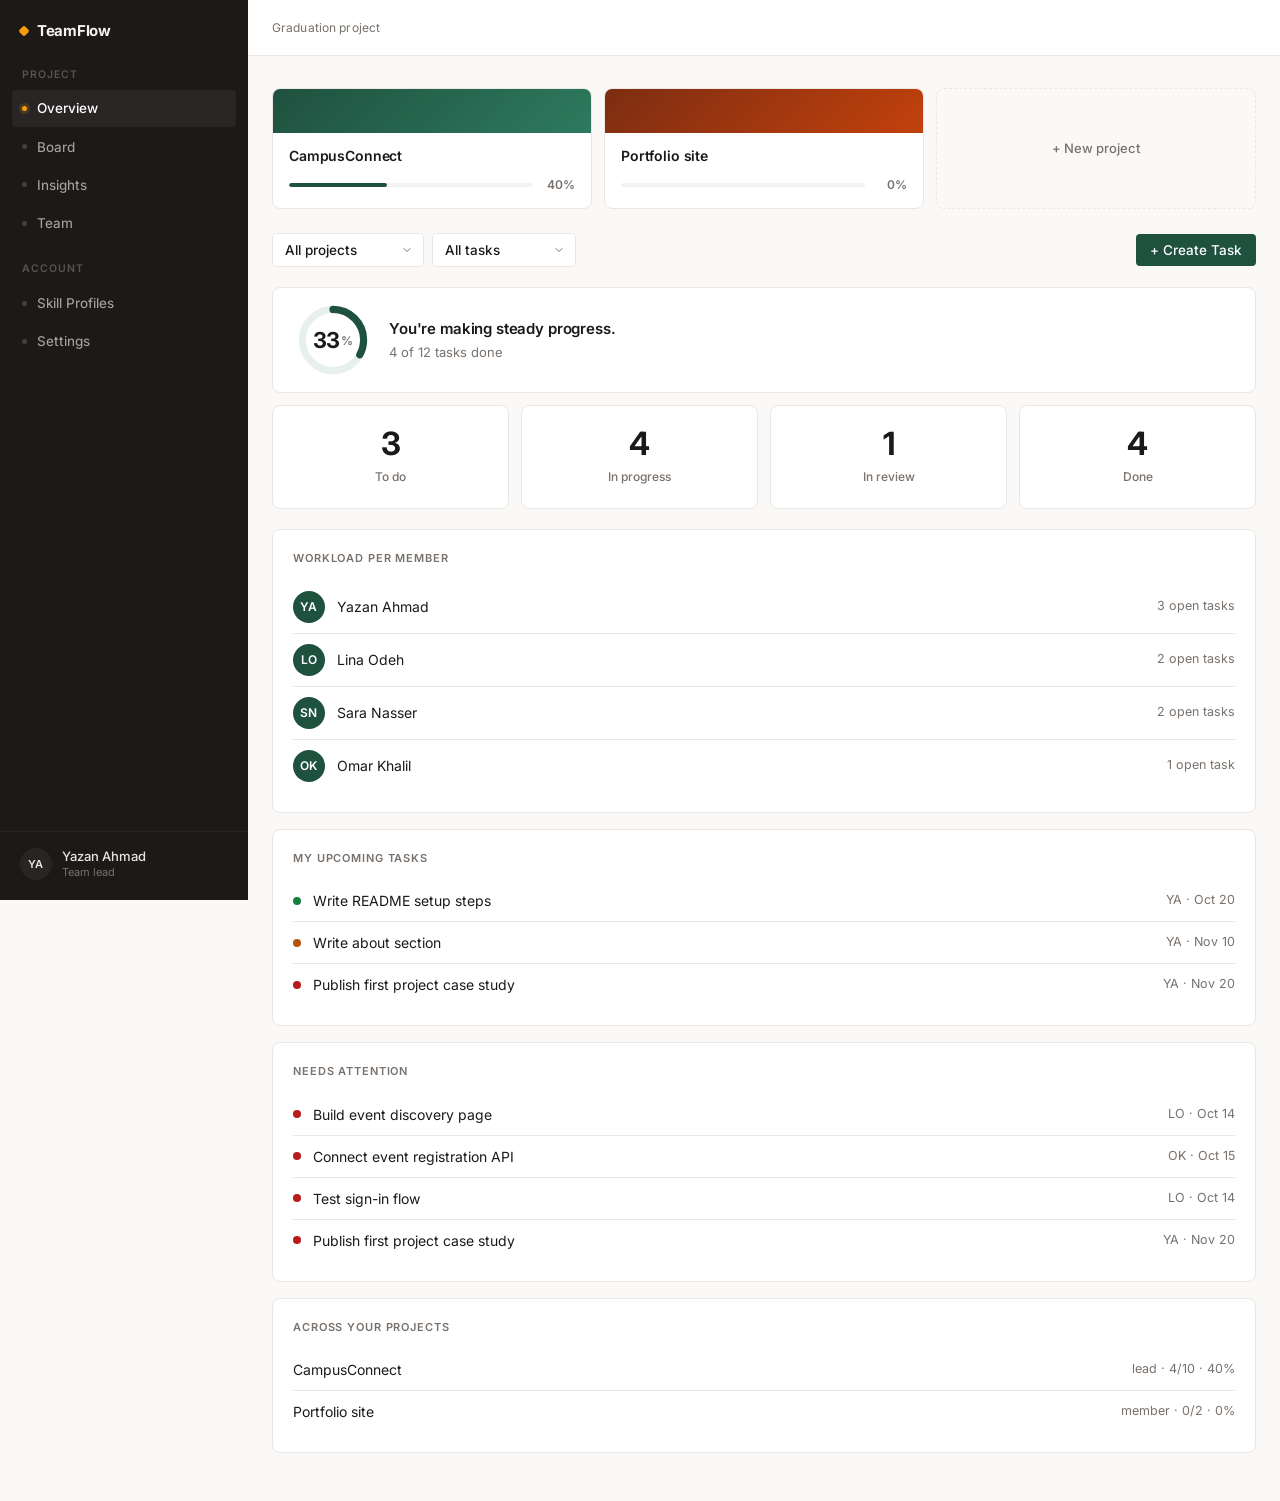
<file: index.html>
<!DOCTYPE html>
<html lang="en">
<head>
  <meta charset="UTF-8">
  <meta name="viewport" content="width=device-width, initial-scale=1.0">
  <title>TeamFlow — Overview</title>
  <link rel="preconnect" href="https://fonts.googleapis.com">
  <link rel="preconnect" href="https://fonts.gstatic.com" crossorigin>
  <link href="https://fonts.googleapis.com/css2?family=Inter:wght@400;500;600;700&display=swap" rel="stylesheet">
  <link rel="stylesheet" href="assets/css/styles.css">
</head>
<body>

  <aside class="sidebar" id="sidebar">
    <div class="sidebar-brand">
      <span class="brand-mark"></span>
      <span>TeamFlow</span>
    </div>

    <nav class="sidebar-nav">
      <div class="nav-group">
        <div class="nav-group-label">Project</div>
        <a href="index.html" class="nav-link active">
          <span class="nav-dot"></span> Overview
        </a>
        <a href="tasks.html" class="nav-link">
          <span class="nav-dot"></span> Board
        </a>
        <a href="insights.html" class="nav-link">
          <span class="nav-dot"></span> Insights
        </a>
        <a href="#" class="nav-link">
          <span class="nav-dot"></span> Team
        </a>
      </div>

      <div class="nav-group">
        <div class="nav-group-label">Account</div>
        <a href="#" class="nav-link">
          <span class="nav-dot"></span> Skill Profiles
        </a>
        <a href="#" class="nav-link">
          <span class="nav-dot"></span> Settings
        </a>
      </div>
    </nav>

    <div class="sidebar-foot">
      <div class="avatar">YA</div>
      <div class="sidebar-user">
        <div class="sidebar-user-name">Yazan Ahmad</div>
        <div class="sidebar-user-role">Team lead</div>
      </div>
    </div>
  </aside>

  <div class="main">
    <header class="topbar">
      <button class="menu-btn" id="menuBtn">☰</button>
      <div class="crumb">Graduation project</div>
    </header>

    <main class="content">

      <!-- Project cover -->
      <div class="project-cover" id="projectCover" data-slug="forest">
        <div class="cover-inner">
          <div class="cover-text">
            <h1 class="cover-title" id="coverTitle">CampusConnect</h1>
            <div class="cover-meta">
              <span id="coverDeadline">Due Nov 06, 2026</span>
              <span class="cover-dot">·</span>
              <span id="coverProgressLabel">42% complete</span>
            </div>
          </div>
          <div class="cover-progress">
            <div class="cover-progress-fill" id="coverProgressFill" style="width:42%"></div>
          </div>
        </div>
      </div>
      <!-- Project strip — shown when no project is scoped -->
      <div class="project-strip" id="projectStrip" hidden></div>
      <!-- Scope bar -->
      <div class="scope-bar">
        <select id="projectFilter">
          <option value="">All projects</option>
        </select>
        <select id="roleFilter">
          <option value="all">All tasks</option>
          <option value="assigned">Assigned to me</option>
        </select>
        <button class="btn-primary" id="createBtn" data-lead-only>+ Create Task</button>
      </div>

      <!-- Status counts -->
      <!-- Progress banner -->
      <div class="progress-banner">
        <div class="progress-ring-wrap">
          <svg class="ring" viewBox="0 0 80 80" aria-hidden="true">
            <circle class="ring-track" cx="40" cy="40" r="34" />
            <circle class="ring-fill" id="ringFill" cx="40" cy="40" r="34"
                    stroke-dasharray="213.6" stroke-dashoffset="213.6" />
          </svg>
          <div class="ring-center">
            <span class="ring-num" id="ringNum">0</span><span class="ring-pct">%</span>
          </div>
        </div>

        <div class="progress-text">
          <div class="progress-title" id="progressTitle">You're making steady progress.</div>
          <div class="progress-sub" id="progressSub">0 of 0 tasks done</div>
        </div>
      </div>

      <!-- Counters -->
      <div id="summary" class="summary"></div>
      <!-- <div id="summary" class="summary"></div> -->

      <!-- Lead-only: workload -->
      <div class="card" style="margin-bottom:16px" data-lead-only>
        <h3>Workload per member</h3>
        <div id="workload" class="task-list"></div>
      </div>

      <!-- Member-only-ish: my tasks -->
      <div class="card" style="margin-bottom:16px">
        <h3>My upcoming tasks</h3>
        <div id="mine" class="task-list"></div>
      </div>

      <!-- Everyone: needs attention -->
      <div class="card" style="margin-bottom:16px">
        <h3>Needs attention</h3>
        <div id="attention" class="task-list"></div>
      </div>

      <!-- Everyone: per-project summary -->
      <div class="card">
        <h3>Across your projects</h3>
        <div id="acrossProjects" class="task-list"></div>
      </div>

    </main>
  </div>

  <script type="module" src="assets/js/dashboard.js"></script>
</body>
</html>
</file>
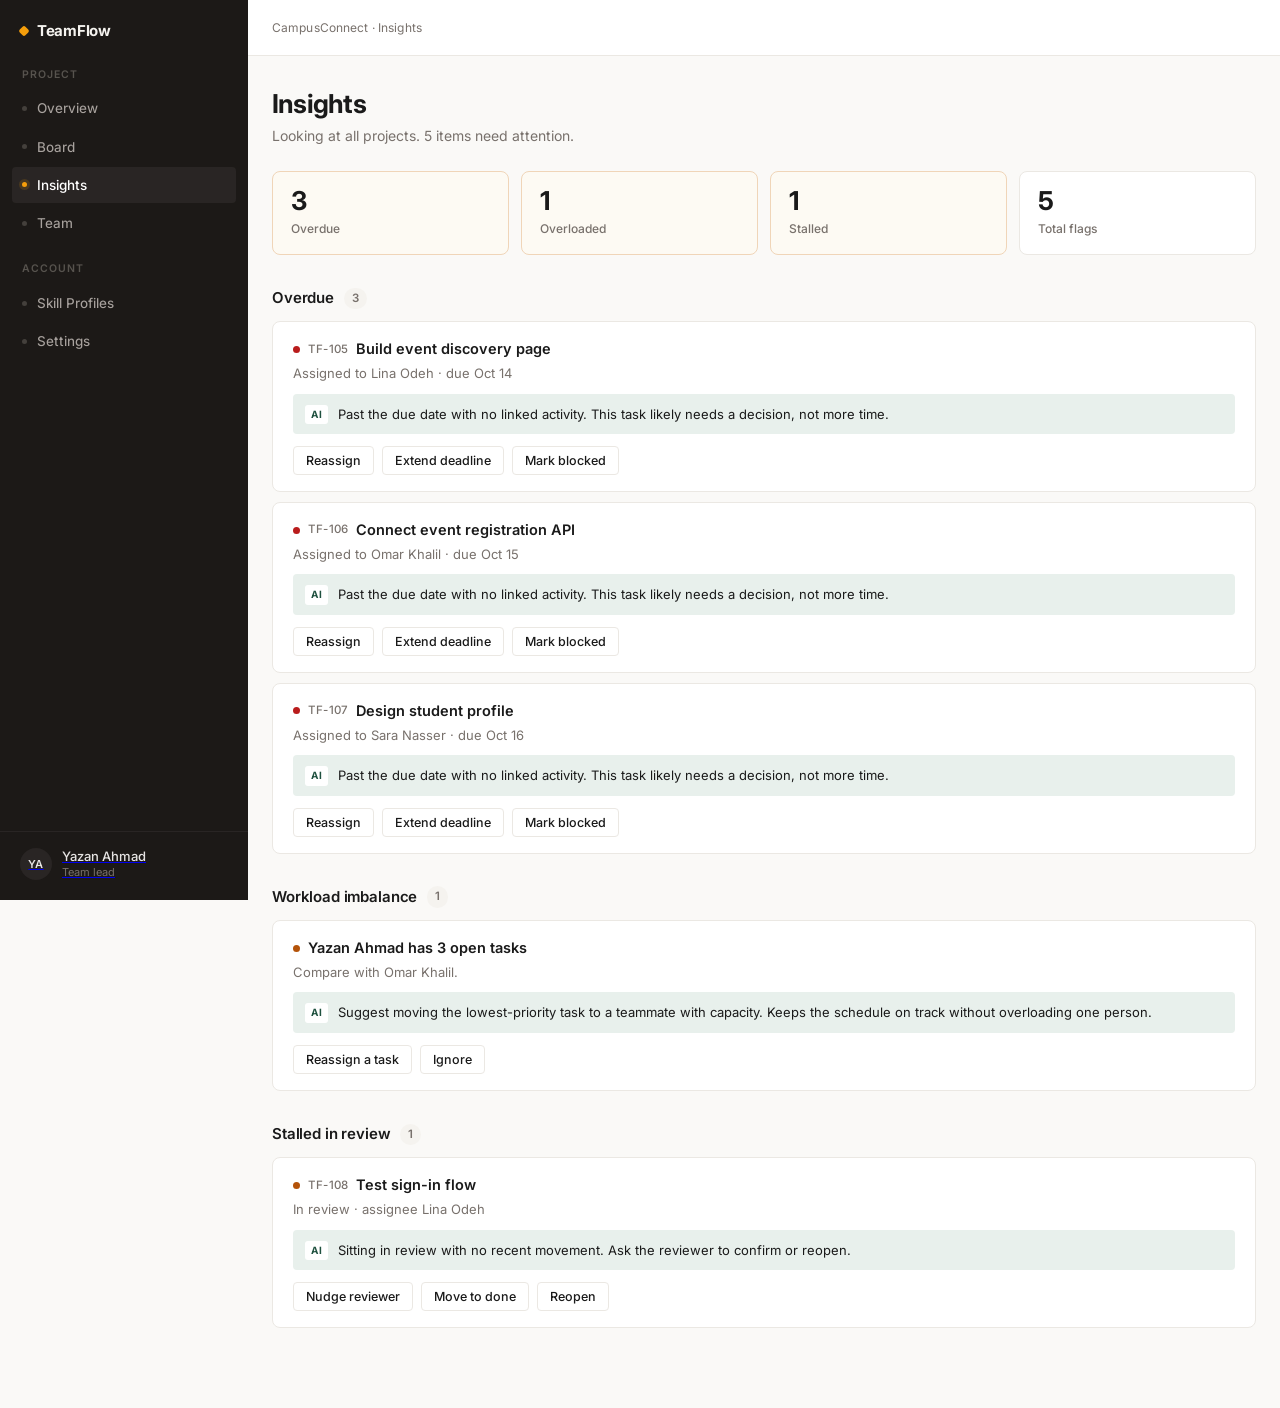
<file: insights.html>
<!DOCTYPE html>
<html lang="en">
<head>
  <meta charset="UTF-8">
  <meta name="viewport" content="width=device-width, initial-scale=1.0">
  <title>TeamFlow — Insights</title>
  <link rel="preconnect" href="https://fonts.googleapis.com">
  <link rel="preconnect" href="https://fonts.gstatic.com" crossorigin>
  <link href="https://fonts.googleapis.com/css2?family=Inter:wght@400;500;600;700&display=swap" rel="stylesheet">
  <link rel="stylesheet" href="assets/css/styles.css">
</head>
<body>

  <aside class="sidebar" id="sidebar">
    <div class="sidebar-brand">
      <span class="brand-mark"></span>
      <span>TeamFlow</span>
    </div>

    <nav class="sidebar-nav">
      <div class="nav-group">
        <div class="nav-group-label">Project</div>
        <a href="index.html" class="nav-link"><span class="nav-dot"></span> Overview</a>
        <a href="tasks.html" class="nav-link"><span class="nav-dot"></span> Board</a>
        <a href="insights.html" class="nav-link active"><span class="nav-dot"></span> Insights</a>
        <a href="team.html" class="nav-link"><span class="nav-dot"></span> Team</a>
      </div>

      <div class="nav-group">
        <div class="nav-group-label">Account</div>
        <a href="skills.html" class="nav-link"><span class="nav-dot"></span> Skill Profiles</a>
        <a href="settings.html" class="nav-link"><span class="nav-dot"></span> Settings</a>
      </div>
    </nav>

    <a href="login.html" class="sidebar-foot">
      <div class="avatar">YA</div>
      <div class="sidebar-user">
        <div class="sidebar-user-name">Yazan Ahmad</div>
        <div class="sidebar-user-role">Team lead</div>
      </div>
    </a>
  </aside>

  <div class="main">
    <header class="topbar">
      <button class="menu-btn" id="menuBtn">☰</button>
      <div class="crumb">CampusConnect · Insights</div>
    </header>

    <main class="content">

      <div class="page-head">
        <h1 class="page-title">Insights</h1>
        <p class="page-sub" id="insightsMeta">Looking at what needs attention this week.</p>
      </div>

      <!-- Summary tiles -->
      <div class="risk-summary" id="riskSummary"></div>

      <!-- Risk sections (rendered by JS) -->
      <div id="riskSections"></div>

      <!-- Empty state if all clear -->
      <div id="allClear" class="all-clear" hidden>
        <div class="all-clear-icon">
          <svg width="28" height="28" viewBox="0 0 24 24" fill="none" stroke="currentColor" stroke-width="1.8" stroke-linecap="round" stroke-linejoin="round">
            <path d="M20 6L9 17l-5-5"/>
          </svg>
        </div>
        <h2>All clear.</h2>
        <p>No overdue tasks, no imbalances, no stalls. Nice work.</p>
      </div>

    </main>
  </div>

  <script type="module" src="assets/js/insights.js"></script>
</body>
</html>
</file>
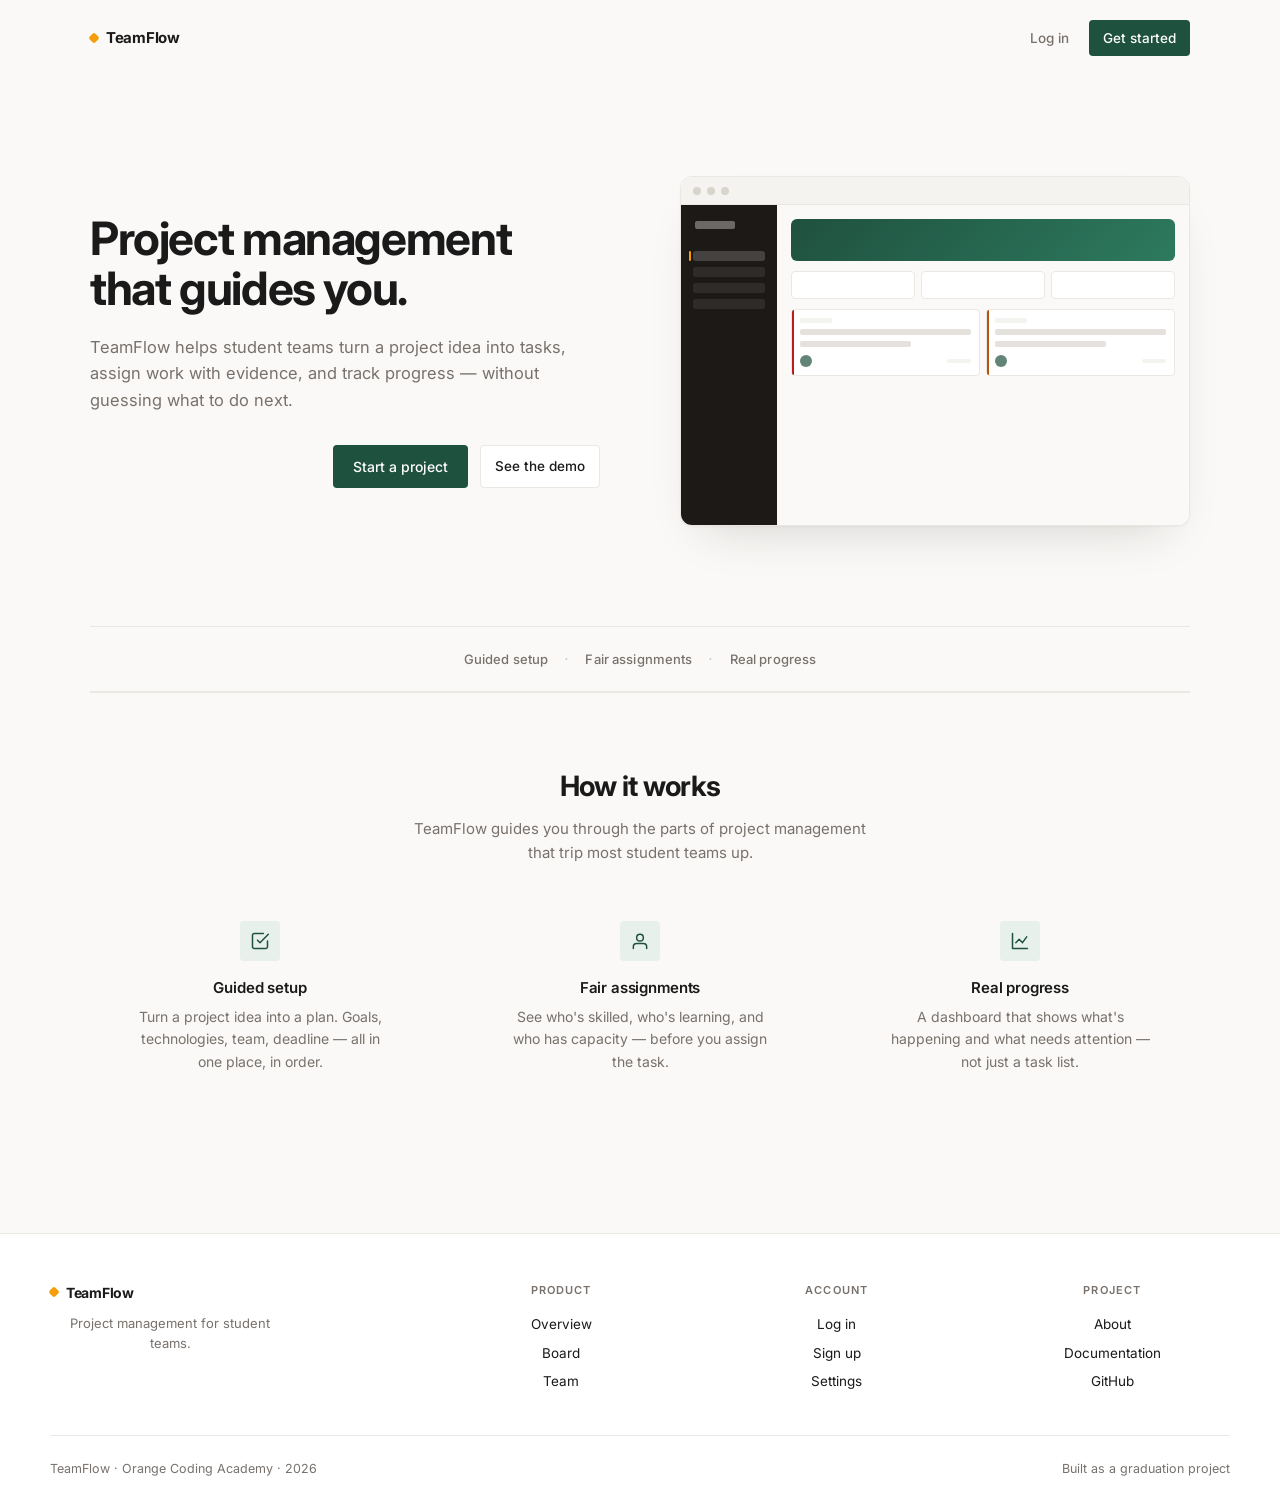
<file: landing.html>
<!DOCTYPE html>
<html lang="en">
<head>
  <meta charset="UTF-8">
  <meta name="viewport" content="width=device-width, initial-scale=1.0">
  <title>TeamFlow — Project management for student teams</title>
  <link rel="preconnect" href="https://fonts.googleapis.com">
  <link rel="preconnect" href="https://fonts.gstatic.com" crossorigin>
  <link href="https://fonts.googleapis.com/css2?family=Inter:wght@400;500;600;700&display=swap" rel="stylesheet">
  <link rel="stylesheet" href="assets/css/styles.css">
</head>
<body class="landing-body">

  <header class="landing-nav">
    <a href="landing.html" class="brand">
      <span class="brand-mark"></span>
      <span>TeamFlow</span>
    </a>
    <nav class="landing-nav-links">
      <a href="login.html" class="nav-plain">Log in</a>
      <a href="signup.html" class="btn-primary">Get started</a>
    </nav>
  </header>

  <main class="landing-main">

    <!-- Hero -->
    <section class="hero">
      <div class="hero-copy">
        <h1 class="hero-title">Project management<br>that guides you.</h1>
        <p class="hero-sub">TeamFlow helps student teams turn a project idea into tasks, assign work with evidence, and track progress — without guessing what to do next.</p>
        <div class="hero-actions">
          <a href="signup.html" class="btn-primary btn-lg">Start a project</a>
          <a href="index.html" class="btn-ghost btn-lg">See the demo</a>
        </div>
      </div>

      <div class="hero-visual">
        <div class="app-mock">
          <div class="mock-topbar">
            <span class="mock-dot"></span>
            <span class="mock-dot"></span>
            <span class="mock-dot"></span>
          </div>
          <div class="mock-body">
            <aside class="mock-side">
              <div class="mock-side-brand"></div>
              <div class="mock-side-item active"></div>
              <div class="mock-side-item"></div>
              <div class="mock-side-item"></div>
              <div class="mock-side-item"></div>
            </aside>
            <div class="mock-main">
              <div class="mock-cover"></div>
              <div class="mock-stats">
                <div class="mock-stat"></div>
                <div class="mock-stat"></div>
                <div class="mock-stat"></div>
              </div>
              <div class="mock-row">
                <div class="mock-task high">
                  <div class="mock-task-id"></div>
                  <div class="mock-task-title"></div>
                  <div class="mock-task-title short"></div>
                  <div class="mock-task-foot">
                    <div class="mock-avatar"></div>
                    <div class="mock-date"></div>
                  </div>
                </div>
                <div class="mock-task med">
                  <div class="mock-task-id"></div>
                  <div class="mock-task-title"></div>
                  <div class="mock-task-title short"></div>
                  <div class="mock-task-foot">
                    <div class="mock-avatar"></div>
                    <div class="mock-date"></div>
                  </div>
                </div>
              </div>
            </div>
          </div>
        </div>
      </div>
    </section>

    <!-- Trust strip -->
    <section class="trust-strip">
      <span>Guided setup</span>
      <span class="trust-dot">·</span>
      <span>Fair assignments</span>
      <span class="trust-dot">·</span>
      <span>Real progress</span>
    </section>

    <!-- How it works -->
    <section class="benefits">
      <div class="section-head">
        <h2 class="section-title">How it works</h2>
        <p class="section-sub">TeamFlow guides you through the parts of project management that trip most student teams up.</p>
      </div>

      <div class="benefit-grid">

        <div class="benefit">
          <div class="benefit-icon">
            <svg width="20" height="20" viewBox="0 0 24 24" fill="none" stroke="currentColor" stroke-width="1.8" stroke-linecap="round" stroke-linejoin="round">
              <path d="M9 11l3 3L22 4"/>
              <path d="M21 12v7a2 2 0 0 1-2 2H5a2 2 0 0 1-2-2V5a2 2 0 0 1 2-2h11"/>
            </svg>
          </div>
          <h3>Guided setup</h3>
          <p>Turn a project idea into a plan. Goals, technologies, team, deadline — all in one place, in order.</p>
        </div>

        <div class="benefit">
          <div class="benefit-icon">
            <svg width="20" height="20" viewBox="0 0 24 24" fill="none" stroke="currentColor" stroke-width="1.8" stroke-linecap="round" stroke-linejoin="round">
              <circle cx="12" cy="8" r="4"/>
              <path d="M4 21v-2a4 4 0 0 1 4-4h8a4 4 0 0 1 4 4v2"/>
            </svg>
          </div>
          <h3>Fair assignments</h3>
          <p>See who's skilled, who's learning, and who has capacity — before you assign the task.</p>
        </div>

        <div class="benefit">
          <div class="benefit-icon">
            <svg width="20" height="20" viewBox="0 0 24 24" fill="none" stroke="currentColor" stroke-width="1.8" stroke-linecap="round" stroke-linejoin="round">
              <path d="M3 3v18h18"/>
              <path d="M7 14l4-4 4 4 5-7"/>
            </svg>
          </div>
          <h3>Real progress</h3>
          <p>A dashboard that shows what's happening and what needs attention — not just a task list.</p>
        </div>

      </div>
    </section>

  </main>

  <footer class="landing-foot">
    <div class="foot-inner">
      <div class="foot-col">
        <div class="brand foot-brand">
          <span class="brand-mark"></span>
          <span>TeamFlow</span>
        </div>
        <p class="foot-tag">Project management for student teams.</p>
      </div>
      <div class="foot-col">
        <div class="foot-label">Product</div>
        <a href="index.html">Overview</a>
        <a href="tasks.html">Board</a>
        <a href="#">Team</a>
      </div>
      <div class="foot-col">
        <div class="foot-label">Account</div>
        <a href="login.html">Log in</a>
        <a href="signup.html">Sign up</a>
        <a href="#">Settings</a>
      </div>
      <div class="foot-col">
        <div class="foot-label">Project</div>
        <a href="#">About</a>
        <a href="#">Documentation</a>
        <a href="#">GitHub</a>
      </div>
    </div>
    <div class="foot-bar">
      <span>TeamFlow · Orange Coding Academy · 2026</span>
      <span>Built as a graduation project</span>
    </div>
  </footer>

</body>
</html>
</file>
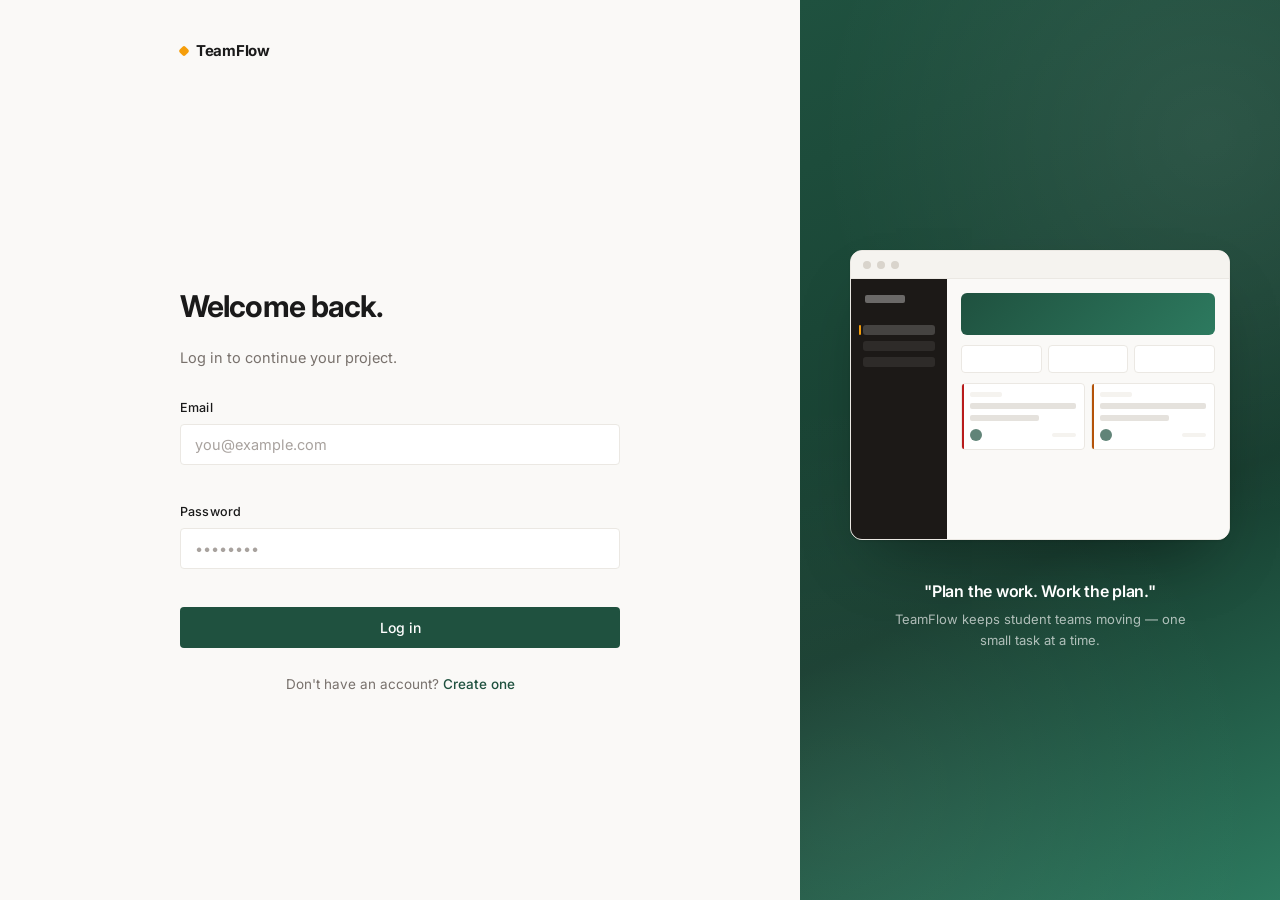
<file: login.html>
<!DOCTYPE html>
<html lang="en">
<head>
  <meta charset="UTF-8">
  <meta name="viewport" content="width=device-width, initial-scale=1.0">
  <title>TeamFlow — Log in</title>
  <link rel="preconnect" href="https://fonts.googleapis.com">
  <link rel="preconnect" href="https://fonts.gstatic.com" crossorigin>
  <link href="https://fonts.googleapis.com/css2?family=Inter:wght@400;500;600;700&display=swap" rel="stylesheet">
  <link rel="stylesheet" href="assets/css/styles.css">
</head>
<body class="auth-body">

  <div class="auth-shell">

    <div class="auth-form-side">
      <a href="landing.html" class="brand auth-brand">
        <span class="brand-mark"></span>
        <span>TeamFlow</span>
      </a>

      <form class="auth-form" id="loginForm" novalidate>
        <h1 class="auth-title">Welcome back.</h1>
        <p class="auth-sub">Log in to continue your project.</p>

        <label class="field">
          <span class="field-label">Email</span>
          <input type="email" name="email" class="field-input" placeholder="you@example.com" required>
          <span class="field-error" data-error-for="email"></span>
        </label>

        <label class="field">
          <span class="field-label">Password</span>
          <input type="password" name="password" class="field-input" placeholder="••••••••" required minlength="8">
          <span class="field-error" data-error-for="password"></span>
        </label>

        <button type="submit" class="btn-primary btn-block">Log in</button>

        <p class="auth-alt">Don't have an account? <a href="signup.html">Create one</a></p>
      </form>
    </div>

    <aside class="auth-art-side">
      <div class="auth-art-mock">
        <div class="app-mock">
          <div class="mock-topbar">
            <span class="mock-dot"></span>
            <span class="mock-dot"></span>
            <span class="mock-dot"></span>
          </div>
          <div class="mock-body">
            <aside class="mock-side">
              <div class="mock-side-brand"></div>
              <div class="mock-side-item active"></div>
              <div class="mock-side-item"></div>
              <div class="mock-side-item"></div>
            </aside>
            <div class="mock-main">
              <div class="mock-cover"></div>
              <div class="mock-stats">
                <div class="mock-stat"></div>
                <div class="mock-stat"></div>
                <div class="mock-stat"></div>
              </div>
              <div class="mock-row">
                <div class="mock-task high">
                  <div class="mock-task-id"></div>
                  <div class="mock-task-title"></div>
                  <div class="mock-task-title short"></div>
                  <div class="mock-task-foot">
                    <div class="mock-avatar"></div>
                    <div class="mock-date"></div>
                  </div>
                </div>
                <div class="mock-task med">
                  <div class="mock-task-id"></div>
                  <div class="mock-task-title"></div>
                  <div class="mock-task-title short"></div>
                  <div class="mock-task-foot">
                    <div class="mock-avatar"></div>
                    <div class="mock-date"></div>
                  </div>
                </div>
              </div>
            </div>
          </div>
        </div>
      </div>

      <div class="auth-art-quote">
        <p class="auth-quote">"Plan the work. Work the plan."</p>
        <p class="auth-quote-sub">TeamFlow keeps student teams moving — one small task at a time.</p>
      </div>
    </aside>

  </div>

  <script type="module" src="assets/js/login.js"></script>
</body>
</html>
</file>
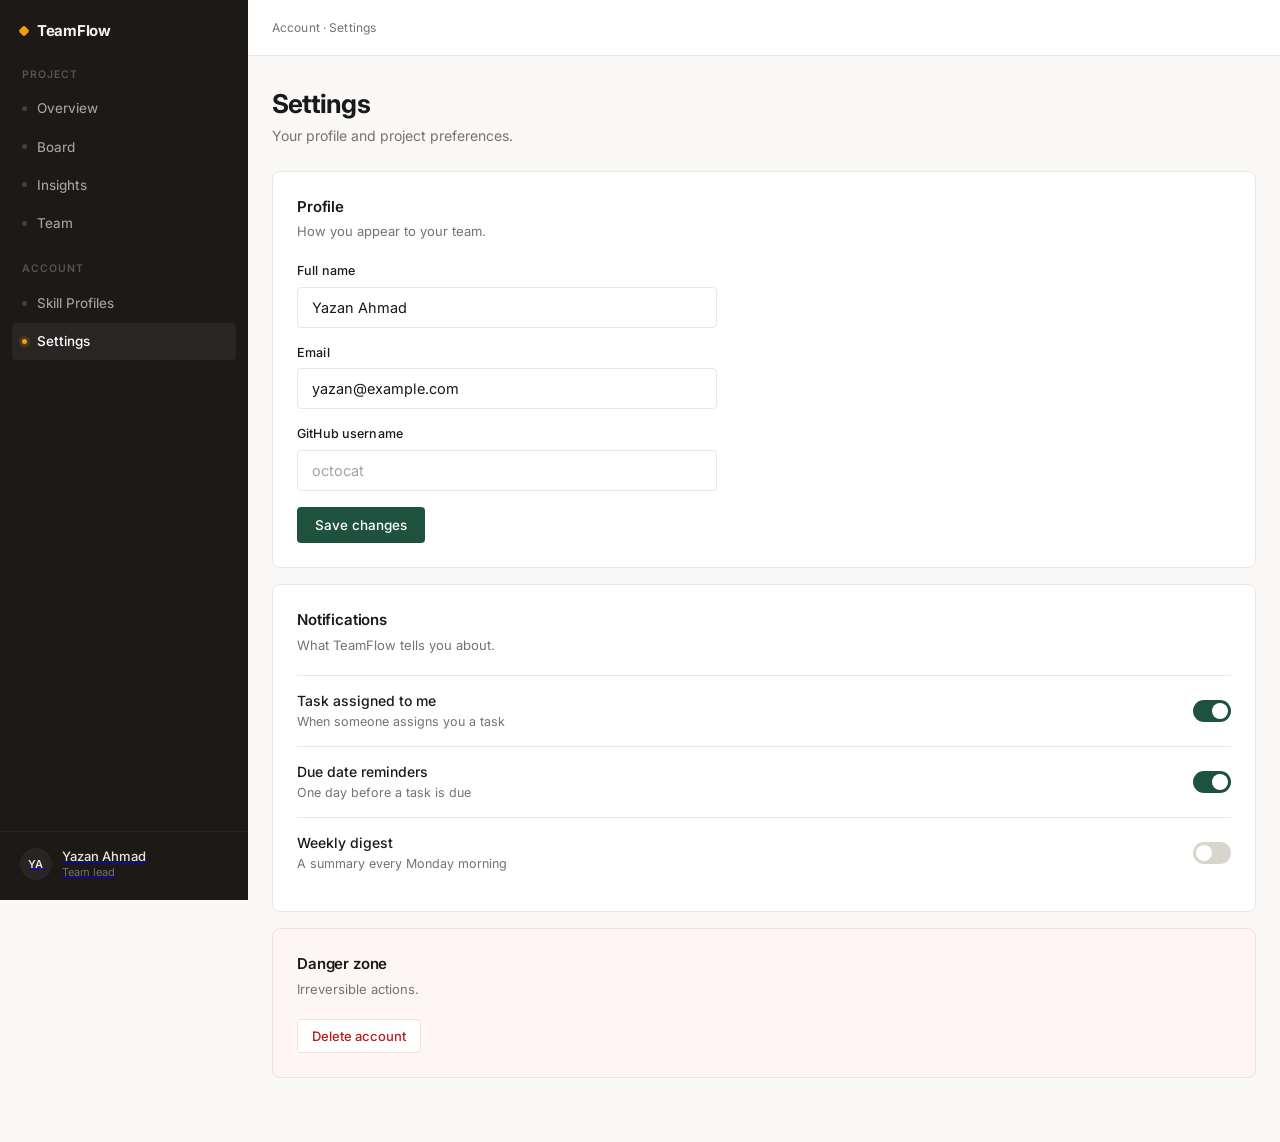
<file: settings.html>
<!DOCTYPE html>
<html lang="en">
<head>
  <meta charset="UTF-8">
  <meta name="viewport" content="width=device-width, initial-scale=1.0">
  <title>TeamFlow — Settings</title>
  <link rel="preconnect" href="https://fonts.googleapis.com">
  <link rel="preconnect" href="https://fonts.gstatic.com" crossorigin>
  <link href="https://fonts.googleapis.com/css2?family=Inter:wght@400;500;600;700&display=swap" rel="stylesheet">
  <link rel="stylesheet" href="assets/css/styles.css">
</head>
<body>

  <aside class="sidebar" id="sidebar">
    <div class="sidebar-brand">
      <span class="brand-mark"></span>
      <span>TeamFlow</span>
    </div>

    <nav class="sidebar-nav">
      <div class="nav-group">
        <div class="nav-group-label">Project</div>
        <a href="index.html" class="nav-link"><span class="nav-dot"></span> Overview</a>
        <a href="tasks.html" class="nav-link"><span class="nav-dot"></span> Board</a>
        <a href="insights.html" class="nav-link"><span class="nav-dot"></span> Insights</a>
        <a href="team.html" class="nav-link"><span class="nav-dot"></span> Team</a>
      </div>

      <div class="nav-group">
        <div class="nav-group-label">Account</div>
        <a href="skills.html" class="nav-link"><span class="nav-dot"></span> Skill Profiles</a>
        <a href="settings.html" class="nav-link active"><span class="nav-dot"></span> Settings</a>
      </div>
    </nav>

    <a href="login.html" class="sidebar-foot">
      <div class="avatar">YA</div>
      <div class="sidebar-user">
        <div class="sidebar-user-name">Yazan Ahmad</div>
        <div class="sidebar-user-role">Team lead</div>
      </div>
    </a>
  </aside>

  <div class="main">
    <header class="topbar">
      <button class="menu-btn" id="menuBtn">☰</button>
      <div class="crumb">Account · Settings</div>
    </header>

    <main class="content">
      <div class="page-head">
        <h1 class="page-title">Settings</h1>
        <p class="page-sub">Your profile and project preferences.</p>
      </div>

      <div class="settings-block">
        <div class="settings-block-head">
          <h3>Profile</h3>
          <p>How you appear to your team.</p>
        </div>
        <form class="settings-form" id="profileForm">
          <label class="field">
            <span class="field-label">Full name</span>
            <input class="field-input" type="text" value="Yazan Ahmad">
          </label>
          <label class="field">
            <span class="field-label">Email</span>
            <input class="field-input" type="email" value="yazan@example.com">
          </label>
          <label class="field">
            <span class="field-label">GitHub username</span>
            <input class="field-input" type="text" placeholder="octocat">
          </label>
          <button type="submit" class="btn-primary">Save changes</button>
        </form>
      </div>

      <div class="settings-block">
        <div class="settings-block-head">
          <h3>Notifications</h3>
          <p>What TeamFlow tells you about.</p>
        </div>
        <div class="toggle-row">
          <div>
            <div class="toggle-title">Task assigned to me</div>
            <div class="toggle-sub">When someone assigns you a task</div>
          </div>
          <label class="toggle"><input type="checkbox" checked><span></span></label>
        </div>
        <div class="toggle-row">
          <div>
            <div class="toggle-title">Due date reminders</div>
            <div class="toggle-sub">One day before a task is due</div>
          </div>
          <label class="toggle"><input type="checkbox" checked><span></span></label>
        </div>
        <div class="toggle-row">
          <div>
            <div class="toggle-title">Weekly digest</div>
            <div class="toggle-sub">A summary every Monday morning</div>
          </div>
          <label class="toggle"><input type="checkbox"><span></span></label>
        </div>
      </div>

      <div class="settings-block danger-zone">
        <div class="settings-block-head">
          <h3>Danger zone</h3>
          <p>Irreversible actions.</p>
        </div>
        <button class="btn-danger">Delete account</button>
      </div>

    </main>
  </div>

  <script type="module" src="assets/js/settings.js"></script>
</body>
</html>
</file>
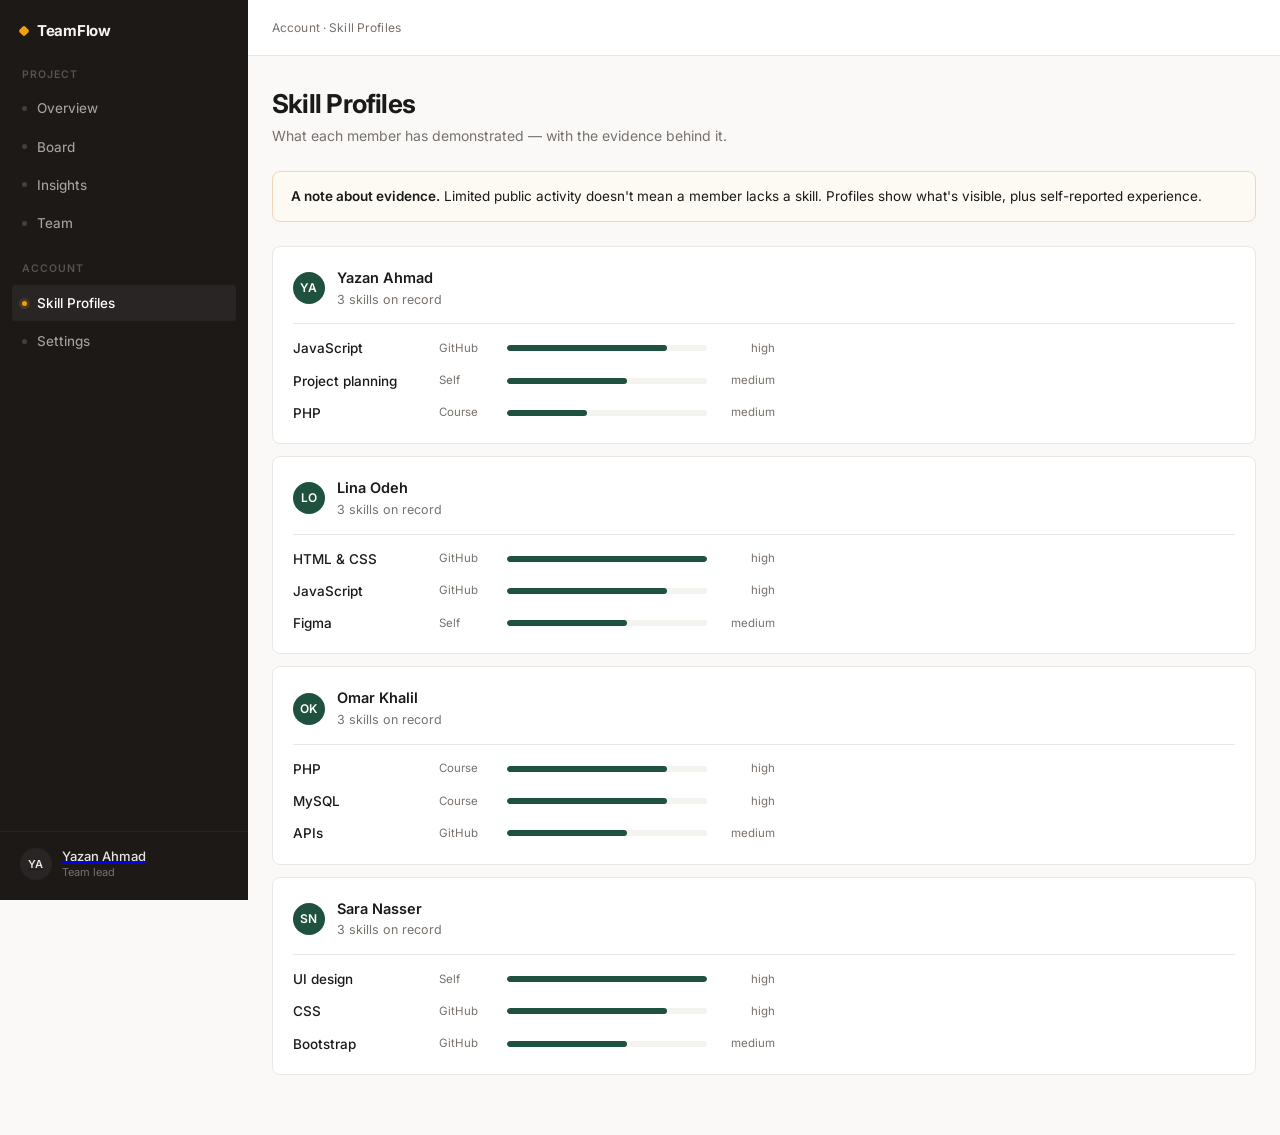
<file: skills.html>
<!DOCTYPE html>
<html lang="en">
<head>
  <meta charset="UTF-8">
  <meta name="viewport" content="width=device-width, initial-scale=1.0">
  <title>TeamFlow — Skill Profiles</title>
  <link rel="preconnect" href="https://fonts.googleapis.com">
  <link rel="preconnect" href="https://fonts.gstatic.com" crossorigin>
  <link href="https://fonts.googleapis.com/css2?family=Inter:wght@400;500;600;700&display=swap" rel="stylesheet">
  <link rel="stylesheet" href="assets/css/styles.css">
</head>
<body>

  <aside class="sidebar" id="sidebar">
    <div class="sidebar-brand">
      <span class="brand-mark"></span>
      <span>TeamFlow</span>
    </div>

    <nav class="sidebar-nav">
      <div class="nav-group">
        <div class="nav-group-label">Project</div>
        <a href="index.html" class="nav-link"><span class="nav-dot"></span> Overview</a>
        <a href="tasks.html" class="nav-link"><span class="nav-dot"></span> Board</a>
        <a href="insights.html" class="nav-link"><span class="nav-dot"></span> Insights</a>
        <a href="team.html" class="nav-link"><span class="nav-dot"></span> Team</a>
      </div>

      <div class="nav-group">
        <div class="nav-group-label">Account</div>
        <a href="skills.html" class="nav-link active"><span class="nav-dot"></span> Skill Profiles</a>
        <a href="settings.html" class="nav-link"><span class="nav-dot"></span> Settings</a>
      </div>
    </nav>

    <a href="login.html" class="sidebar-foot">
      <div class="avatar">YA</div>
      <div class="sidebar-user">
        <div class="sidebar-user-name">Yazan Ahmad</div>
        <div class="sidebar-user-role">Team lead</div>
      </div>
    </a>
  </aside>

  <div class="main">
    <header class="topbar">
      <button class="menu-btn" id="menuBtn">☰</button>
      <div class="crumb">Account · Skill Profiles</div>
    </header>

    <main class="content">
      <div class="page-head">
        <h1 class="page-title">Skill Profiles</h1>
        <p class="page-sub">What each member has demonstrated — with the evidence behind it.</p>
      </div>

      <div class="notice">
        <strong>A note about evidence.</strong>
        Limited public activity doesn't mean a member lacks a skill. Profiles show what's visible, plus self-reported experience.
      </div>

      <div id="skillProfiles"></div>
    </main>
  </div>

  <script type="module" src="assets/js/skills.js"></script>
</body>
</html>
</file>
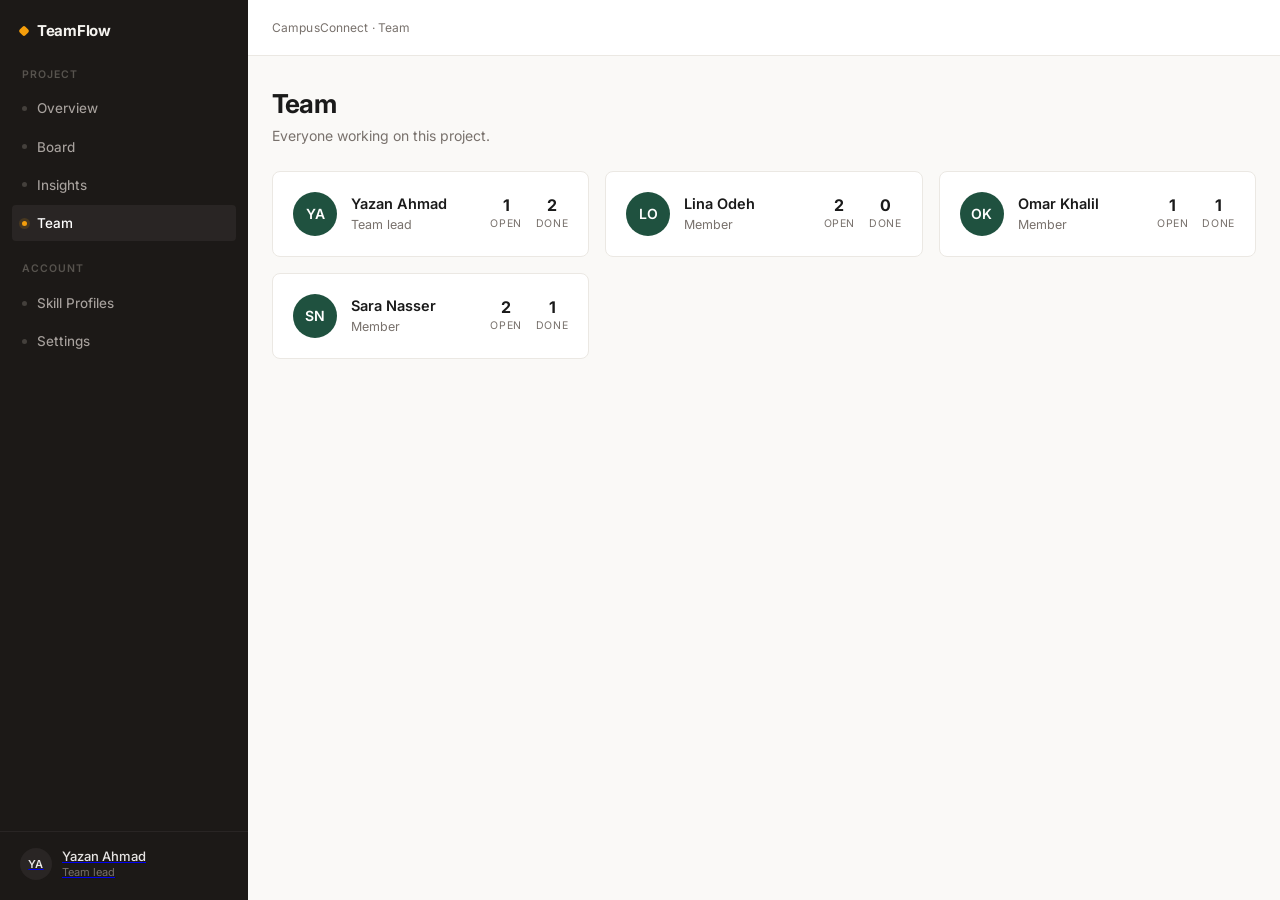
<file: team.html>
<!DOCTYPE html>
<html lang="en">
<head>
  <meta charset="UTF-8">
  <meta name="viewport" content="width=device-width, initial-scale=1.0">
  <title>TeamFlow — Team</title>
  <link rel="preconnect" href="https://fonts.googleapis.com">
  <link rel="preconnect" href="https://fonts.gstatic.com" crossorigin>
  <link href="https://fonts.googleapis.com/css2?family=Inter:wght@400;500;600;700&display=swap" rel="stylesheet">
  <link rel="stylesheet" href="assets/css/styles.css">
</head>
<body>

  <aside class="sidebar" id="sidebar">
    <div class="sidebar-brand">
      <span class="brand-mark"></span>
      <span>TeamFlow</span>
    </div>

    <nav class="sidebar-nav">
      <div class="nav-group">
        <div class="nav-group-label">Project</div>
        <a href="index.html" class="nav-link"><span class="nav-dot"></span> Overview</a>
        <a href="tasks.html" class="nav-link"><span class="nav-dot"></span> Board</a>
        <a href="insights.html" class="nav-link"><span class="nav-dot"></span> Insights</a>
        <a href="team.html" class="nav-link active"><span class="nav-dot"></span> Team</a>
      </div>

      <div class="nav-group">
        <div class="nav-group-label">Account</div>
        <a href="skills.html" class="nav-link"><span class="nav-dot"></span> Skill Profiles</a>
        <a href="settings.html" class="nav-link"><span class="nav-dot"></span> Settings</a>
      </div>
    </nav>

    <a href="login.html" class="sidebar-foot">
      <div class="avatar">YA</div>
      <div class="sidebar-user">
        <div class="sidebar-user-name">Yazan Ahmad</div>
        <div class="sidebar-user-role">Team lead</div>
      </div>
    </a>
  </aside>

  <div class="main">
    <header class="topbar">
      <button class="menu-btn" id="menuBtn">☰</button>
      <div class="crumb">CampusConnect · Team</div>
    </header>

    <main class="content">
      <div class="page-head">
        <h1 class="page-title">Team</h1>
        <p class="page-sub">Everyone working on this project.</p>
      </div>

      <div class="team-grid" id="teamGrid"></div>
    </main>
  </div>

  <script type="module" src="assets/js/team.js"></script>
</body>
</html>
</file>
<file: assets/css/styles.css>
/* =========================================================
   TeamFlow — styles.css
   Warm neutral palette, one accent, borders not shadows.
   ========================================================= */

/* ---------- Tokens ---------- */
:root {
  /* Warm neutrals */
  --bg:             #faf9f7;
  --surface:        #ffffff;
  --surface-2:      #f5f3ef;
  --border:         #ebe8e3;
  --border-strong:  #d9d4cc;

  /* Text */
  --text:   #1a1a1a;
  --muted:  #78716c;
  --subtle: #a8a29e;

  /* Sidebar */
  --sidebar:       #1c1917;
  --sidebar-hover: #292524;
  --sidebar-text:  #a8a29e;

  /* Accent — swap to #c2410c for burnt orange */
  --primary:       #1f513f;
  --primary-hover: #173d2f;
  --accent-soft:   #e8f0ec;
  --amber:         #f59e0b;

  /* Status — desaturated */
  --todo:     #78716c;
  --progress: #1e6091;
  --review:   #b45309;
  --done:     #15803d;
  --danger:   #b91c1c;

  /* Radii */
  --radius-sm: 4px;
  --radius:    8px;
  --radius-lg: 12px;
}

/* ---------- Reset ---------- */
* { box-sizing: border-box; margin: 0; padding: 0; }

body {
  font-family: 'Inter', system-ui, -apple-system, sans-serif;
  background: var(--bg);
  color: var(--text);
  font-size: 14px;
  line-height: 1.5;
  -webkit-font-smoothing: antialiased;
  text-rendering: optimizeLegibility;
}

/* =========================================================
   Sidebar
   ========================================================= */
/* =========================================================
   Sidebar
   ========================================================= */
.sidebar {
  position: fixed;
  top: 0; left: 0; bottom: 0;
  width: 248px;
  background: var(--sidebar);
  display: flex;
  flex-direction: column;
  padding: 20px 0 16px;
  overflow-y: auto;
}

/* Brand */
.sidebar-brand {
  display: flex;
  align-items: center;
  gap: 9px;
  padding: 0 20px 24px;
  color: #f5f3ef;
  font-size: 15px;
  font-weight: 700;
  letter-spacing: -0.02em;
}

.brand-mark {
  width: 8px;
  height: 8px;
  background: var(--amber);
  border-radius: 2px;
  transform: rotate(45deg);
  flex-shrink: 0;
}

/* Nav */
.sidebar-nav {
  display: flex;
  flex-direction: column;
  gap: 20px;
  padding: 0 12px;
}

.nav-group { display: flex; flex-direction: column; gap: 2px; }

.nav-group-label {
  font-size: 10.5px;
  font-weight: 600;
  letter-spacing: 0.1em;
  text-transform: uppercase;
  color: #57534e;
  padding: 0 10px 6px;
}

.nav-link {
  display: flex;
  align-items: center;
  gap: 10px;
  color: #a8a29e;
  text-decoration: none;
  padding: 8px 10px;
  font-size: 13.5px;
  font-weight: 450;
  border-radius: var(--radius-sm);
  transition: background 0.12s, color 0.12s;
}

.nav-link:hover {
  color: #f5f3ef;
  background: var(--sidebar-hover);
}

.nav-link.active {
  color: #fff;
  background: var(--sidebar-hover);
  font-weight: 500;
}

.nav-dot {
  width: 5px;
  height: 5px;
  border-radius: 50%;
  background: #44403c;
  flex-shrink: 0;
  transition: background 0.12s;
}

.nav-link:hover .nav-dot { background: #78716c; }

.nav-link.active .nav-dot {
  background: var(--amber);
  box-shadow: 0 0 0 3px rgba(245, 158, 11, 0.15);
}

/* Footer — user block */
.sidebar-foot {
  margin-top: auto;
  padding: 16px 20px 4px;
  border-top: 1px solid #292524;
  display: flex;
  align-items: center;
  gap: 10px;
}

.sidebar-foot .avatar {
  width: 32px;
  height: 32px;
  font-size: 11px;
  background: #292524;
  color: #e7e5e4;
}

.sidebar-user { min-width: 0; }

.sidebar-user-name {
  font-size: 13px;
  font-weight: 500;
  color: #e7e5e4;
  line-height: 1.2;
  white-space: nowrap;
  overflow: hidden;
  text-overflow: ellipsis;
}

.sidebar-user-role {
  font-size: 11px;
  color: #78716c;
  line-height: 1.3;
  margin-top: 1px;
}

/* =========================================================
   Main + Topbar
   ========================================================= */
.main {
  margin-left: 248px;
  min-height: 100vh;
}

.topbar {
  height: 56px;
  background: var(--surface);
  border-bottom: 1px solid var(--border);
  display: flex;
  align-items: center;
  gap: 16px;
  padding: 0 24px;
  position: sticky;
  top: 0;
  left: 248px;
  right: 0;
  z-index: 10;
}

.topbar-left {
  display: flex;
  flex-direction: column;
  justify-content: center;
  min-width: 0;
}

.crumb {
  font-size: 12px;
  color: var(--muted);
  letter-spacing: 0.01em;
}

.page-title {
  font-size: 16px;
  font-weight: 600;
  letter-spacing: -0.01em;
  line-height: 1.2;
}

.user {
  margin-left: auto;
  display: flex;
  align-items: center;
  gap: 10px;
}

.avatar {
  width: 32px;
  height: 32px;
  background: var(--primary);
  color: #fff;
  border-radius: 50%;
  display: grid;
  place-items: center;
  font-size: 12px;
  font-weight: 600;
  letter-spacing: 0.02em;
  flex-shrink: 0;
}

.avatar-sm {
  width: 24px;
  height: 24px;
  font-size: 10px;
}

.menu-btn {
  display: none;
  background: none;
  border: none;
  font-size: 20px;
  cursor: pointer;
  color: var(--text);
  padding: 4px 8px;
  border-radius: var(--radius-sm);
}

.menu-btn:hover { background: var(--surface-2); }

/* =========================================================
   Content
   ========================================================= */
.content {
  max-width: 1200px;
  margin: 0 auto;
  padding: 32px 24px 48px;
}

.content .page-title {
  font-size: 24px;
  font-weight: 700;
  letter-spacing: -0.03em;
  margin-bottom: 20px;
  color: var(--text);
}

/* =========================================================
   Scope bar
   ========================================================= */
.scope-bar {
  display: flex;
  gap: 8px;
  align-items: center;
  margin-bottom: 20px;
  flex-wrap: wrap;
}

.scope-bar select {
  font-family: inherit;
  font-size: 13.5px;
  font-weight: 500;
  padding: 8px 12px;
  border: 1px solid var(--border);
  border-radius: var(--radius-sm);
  background: var(--surface);
  color: var(--text);
  cursor: pointer;
  appearance: none;
  padding-right: 30px;
  background-image: url("data:image/svg+xml;utf8,<svg xmlns='http://www.w3.org/2000/svg' width='12' height='12' viewBox='0 0 24 24' fill='none' stroke='%2378716c' stroke-width='2' stroke-linecap='round' stroke-linejoin='round'><polyline points='6 9 12 15 18 9'/></svg>");
  background-repeat: no-repeat;
  background-position: right 10px center;
}

.scope-bar select:focus {
  outline: none;
  border-color: var(--primary);
  box-shadow: 0 0 0 3px var(--accent-soft);
}

.btn-primary {
  font-family: inherit;
  font-size: 13.5px;
  font-weight: 500;
  padding: 8px 14px;
  background: var(--primary);
  color: #fff;
  border: none;
  border-radius: var(--radius-sm);
  cursor: pointer;
  margin-left: auto;
  text-decoration: none;
  display: inline-flex;
  align-items: center;
  transition: background 0.12s;
}

.btn-primary:hover { background: var(--primary-hover); }

/* =========================================================
   Card
   ========================================================= */
.card {
  background: var(--surface);
  border: 1px solid var(--border);
  border-radius: var(--radius);
  padding: 20px;
}

.card h3 {
  font-size: 11px;
  font-weight: 600;
  letter-spacing: 0.08em;
  color: var(--muted);
  text-transform: uppercase;
  margin-bottom: 14px;
}

/* =========================================================
   Project cover
   ========================================================= */
.project-cover {
  position: relative;
  border-radius: var(--radius-lg);
  overflow: hidden;
  margin-bottom: 24px;
  min-height: 160px;
  display: flex;
  align-items: flex-end;
  color: #fff;

  /* Gradient fallback — swap for image later */
  background: linear-gradient(135deg, #1f513f 0%, #2d7a5f 100%);
}

/* Cover gradient presets */
.project-cover[data-slug="forest"] {
  background: linear-gradient(135deg, #1f513f 0%, #2d7a5f 100%);
}
.project-cover[data-slug="terracotta"] {
  background: linear-gradient(135deg, #7c2d12 0%, #c2410c 100%);
}
.project-cover[data-slug="indigo"] {
  background: linear-gradient(135deg, #312e81 0%, #4338ca 100%);
}

/* If a real image is provided, it takes over */
.project-cover[data-has-image="true"] {
  background-image: var(--cover-image);
  background-size: cover;
  background-position: center;
}

.project-cover::after {
  content: '';
  position: absolute;
  inset: 0;
  background: linear-gradient(to top, rgba(0,0,0,0.45), rgba(0,0,0,0) 60%);
  pointer-events: none;
}

.cover-inner {
  position: relative;
  z-index: 1;
  width: 100%;
  padding: 24px 28px;
}

.cover-title {
  font-size: 26px;
  font-weight: 700;
  letter-spacing: -0.02em;
  line-height: 1.1;
  margin-bottom: 6px;
}

.cover-meta {
  font-size: 13px;
  color: rgba(255,255,255,0.85);
  display: flex;
  align-items: center;
  gap: 8px;
  margin-bottom: 12px;
}

.cover-dot { opacity: 0.5; }

.cover-progress {
  height: 4px;
  background: rgba(255,255,255,0.25);
  border-radius: 999px;
  overflow: hidden;
  max-width: 320px;
}

.cover-progress-fill {
  height: 100%;
  background: #fff;
  border-radius: 999px;
  transition: width 800ms ease-out;
}

/* =========================================================
   Progress banner — ring + text
   ========================================================= */
.progress-banner {
  display: flex;
  align-items: center;
  gap: 20px;
  background: var(--surface);
  border: 1px solid var(--border);
  border-radius: var(--radius);
  padding: 16px 24px;
  margin-bottom: 12px;
}

.progress-ring-wrap {
  position: relative;
  width: 72px;
  height: 72px;
  flex-shrink: 0;
}

.ring {
  width: 72px;
  height: 72px;
  transform: rotate(-90deg);
  display: block;
}

.ring-track {
  fill: none;
  stroke: var(--accent-soft);
  stroke-width: 8;
}

.ring-fill {
  fill: none;
  stroke: var(--primary);
  stroke-width: 8;
  stroke-linecap: round;
  transition: stroke-dashoffset 900ms ease-out;
}

.ring-center {
  position: absolute;
  inset: 0;
  display: flex;
  align-items: center;
  justify-content: center;
  gap: 1px;
}

.ring-num {
  font-size: 22px;
  font-weight: 700;
  letter-spacing: -0.03em;
  line-height: 1;
  color: var(--text);
}

.ring-pct {
  font-size: 12px;
  font-weight: 600;
  color: var(--muted);
  margin-top: 2px;
}

.progress-text { min-width: 0; }

.progress-title {
  font-size: 15px;
  font-weight: 600;
  color: var(--text);
  letter-spacing: -0.01em;
  margin-bottom: 3px;
}

.progress-sub {
  font-size: 13px;
  color: var(--muted);
}

/* =========================================================
   Counters — compact row
   ========================================================= */
.summary {
  display: grid;
  grid-template-columns: repeat(4, 1fr);
  gap: 12px;
  margin-bottom: 20px;
}

.summary .card {
  padding: 14px 16px;
  text-align: center;
  display: flex;
  flex-direction: column;
  justify-content: center;
  align-items: center;
}

.summary .num {
  font-size: 26px;
  font-weight: 700;
  letter-spacing: -0.03em;
  line-height: 1;
}

.summary .label {
  font-size: 12px;
  color: var(--muted);
  margin-top: 6px;
  font-weight: 500;
}

.summary .card {
  padding: 22px 16px;
  text-align: center;
  display: flex;
  flex-direction: column;
  justify-content: center;
  align-items: center;
}

.summary .num {
  font-size: 32px;
  font-weight: 700;
  letter-spacing: -0.03em;
  line-height: 1;
}

.summary .label {
  font-size: 12px;
  color: var(--muted);
  margin-top: 8px;
  font-weight: 500;
}

/* =========================================================
   Task rows (used in dashboard cards)
   ========================================================= */
.task-list {
  display: flex;
  flex-direction: column;
}

.task-row {
  display: flex;
  align-items: center;
  gap: 12px;
  padding: 10px 0;
  border-bottom: 1px solid var(--border);
  font-size: 14px;
}

.task-row:last-child { border-bottom: none; }

.task-row .task-meta {
  margin-left: auto;
  color: var(--muted);
  font-size: 12.5px;
  white-space: nowrap;
}

.dot {
  width: 8px;
  height: 8px;
  border-radius: 50%;
  flex-shrink: 0;
}
.dot.high { background: var(--danger); }
.dot.med  { background: var(--review); }
.dot.low  { background: var(--done); }

.empty {
  color: var(--muted);
  font-size: 13px;
  padding: 8px 0;
}

/* =========================================================
   Board
   ========================================================= */
.board {
  display: grid;
  grid-template-columns: repeat(4, minmax(0, 1fr));
  gap: 16px;
  align-items: start;
}

.column {
  background: var(--surface-2);
  border: 1px solid var(--border);
  border-radius: var(--radius);
  padding: 14px;
  min-height: 200px;
}

.column-head {
  display: flex;
  justify-content: space-between;
  align-items: center;
  font-size: 13px;
  font-weight: 600;
  color: var(--text);
  letter-spacing: -0.01em;
  padding: 2px 2px 12px;
}

.column-count {
  background: var(--surface);
  border: 1px solid var(--border);
  border-radius: 999px;
  padding: 1px 8px;
  font-size: 11px;
  font-weight: 500;
  color: var(--muted);
}

/* =========================================================
   Task card
   ========================================================= */
.task-card {
  background: var(--surface);
  border: 1px solid var(--border);
  border-radius: var(--radius-sm);
  padding: 12px 14px 12px 16px;
  margin-bottom: 8px;
  cursor: pointer;
  position: relative;
  transition: border-color 0.12s, transform 0.12s;
}

.task-card:hover {
  border-color: var(--border-strong);
  transform: translateY(-1px);
}

.task-card::before {
  content: '';
  position: absolute;
  left: 0;
  top: 0;
  bottom: 0;
  width: 3px;
  border-radius: 4px 0 0 4px;
}

.task-card[data-priority="high"]::before { background: var(--danger); }
.task-card[data-priority="med"]::before  { background: var(--review); }
.task-card[data-priority="low"]::before  { background: var(--done); }

.card-id {
  font-size: 11px;
  color: var(--muted);
  font-weight: 500;
  letter-spacing: 0.02em;
}

.card-title {
  font-size: 13.5px;
  font-weight: 500;
  margin: 4px 0 10px;
  line-height: 1.4;
  color: var(--text);
}

.card-meta {
  display: flex;
  align-items: center;
  justify-content: space-between;
}

.card-due {
  font-size: 12px;
  color: var(--muted);
}

/* =========================================================
   Modal
   ========================================================= */
.modal-backdrop {
  position: fixed;
  inset: 0;
  background: rgba(26, 25, 23, 0.5);
  display: none;
  align-items: flex-start;
  justify-content: center;
  padding: 60px 20px 20px;
  z-index: 100;
}

.modal-backdrop.open { display: flex; }

.modal {
  background: var(--surface);
  border-radius: var(--radius-lg);
  max-width: 520px;
  width: 100%;
  padding: 28px;
  position: relative;
  max-height: calc(100vh - 100px);
  overflow-y: auto;
  border: 1px solid var(--border);
}

.modal .close {
  position: absolute;
  top: 14px;
  right: 16px;
  background: none;
  border: none;
  font-size: 22px;
  line-height: 1;
  cursor: pointer;
  color: var(--muted);
  padding: 4px 8px;
  border-radius: var(--radius-sm);
}

.modal .close:hover { background: var(--surface-2); }

.modal-id {
  font-size: 11px;
  color: var(--muted);
  margin-bottom: 6px;
  text-transform: uppercase;
  letter-spacing: 0.06em;
  font-weight: 500;
}

.modal h2 {
  font-size: 20px;
  font-weight: 600;
  letter-spacing: -0.02em;
  margin-bottom: 14px;
  line-height: 1.3;
}

.modal-tags {
  display: flex;
  gap: 6px;
  flex-wrap: wrap;
  margin-bottom: 18px;
}

.tag {
  font-size: 11px;
  font-weight: 500;
  padding: 3px 8px;
  border-radius: 999px;
  background: var(--surface-2);
  color: var(--muted);
  text-transform: capitalize;
  letter-spacing: 0.01em;
}

.tag-high { background: #fdecea; color: #991b1b; }
.tag-med  { background: #fef3c7; color: #92400e; }
.tag-low  { background: var(--surface-2); color: var(--muted); }

.tag-todo     { background: var(--surface-2); color: var(--muted); }
.tag-progress { background: #e0edf7; color: #1e6091; }
.tag-review   { background: #fef3c7; color: #92400e; }
.tag-done     { background: #dcf0e1; color: #15803d; }

.modal-assignee {
  display: flex;
  align-items: center;
  gap: 10px;
  padding: 14px 0;
  border-top: 1px solid var(--border);
  border-bottom: 1px solid var(--border);
  margin-bottom: 18px;
}

.modal-section {
  font-size: 11px;
  font-weight: 600;
  color: var(--muted);
  text-transform: uppercase;
  letter-spacing: 0.08em;
  margin-bottom: 10px;
}

.dod { list-style: none; }

.dod li {
  font-size: 13.5px;
  padding: 6px 0 6px 22px;
  color: var(--text);
  position: relative;
}

.dod li::before {
  content: '';
  position: absolute;
  left: 2px;
  top: 12px;
  width: 10px;
  height: 10px;
  border: 1.5px solid var(--border-strong);
  border-radius: 3px;
}

/* =========================================================
   Responsive
   ========================================================= */
@media (max-width: 1100px) {
  .board { grid-template-columns: repeat(2, minmax(0, 1fr)); }
}

@media (max-width: 768px) {
  .sidebar {
    transform: translateX(-100%);
    transition: transform 0.2s ease;
    z-index: 50;
  }
  .sidebar.open { transform: translateX(0); }
  .main { margin-left: 0; }
  .menu-btn { display: block; }
  .content { padding: 24px 16px 40px; }
}

@media (max-width: 900px) {
  .summary { grid-template-columns: 1fr 1fr; }
  .summary .card:first-child { grid-column: span 2; }   /* ← delete this line */
}

@media (max-width: 700px) {
  .board { grid-template-columns: 1fr; }
  .summary { grid-template-columns: 1fr; }
  .summary .card:first-child { grid-column: span 1; }   /* ← delete this line */
}

@media (max-width: 700px) {
  .summary { grid-template-columns: 1fr 1fr; }
  .cover-title { font-size: 20px; }
}

@media (max-width: 700px) {
  .summary { grid-template-columns: 1fr 1fr; }
  .progress-banner { padding: 14px 16px; gap: 16px; }
  .progress-title { font-size: 14px; }
}

/* =========================================================
   Project strip — top 3 projects (All projects view)
   ========================================================= */
.project-strip {
  display: grid;
  grid-template-columns: repeat(3, 1fr);
  gap: 12px;
  margin-bottom: 24px;
}

.project-tile {
  position: relative;
  background: var(--surface);
  border: 1px solid var(--border);
  border-radius: var(--radius);
  overflow: hidden;
  cursor: pointer;
  text-decoration: none;
  color: inherit;
  transition: border-color 0.12s, transform 0.12s;
  display: flex;
  flex-direction: column;
}

.project-tile:hover {
  border-color: var(--border-strong);
  transform: translateY(-1px);
}

.tile-head {
  height: 44px;
  position: relative;
}

.tile-head[data-slug="forest"]     { background: linear-gradient(135deg, #1f513f 0%, #2d7a5f 100%); }
.tile-head[data-slug="terracotta"] { background: linear-gradient(135deg, #7c2d12 0%, #c2410c 100%); }
.tile-head[data-slug="indigo"]     { background: linear-gradient(135deg, #312e81 0%, #4338ca 100%); }

.tile-body {
  padding: 12px 16px 14px;
}

.tile-name {
  font-size: 14px;
  font-weight: 600;
  color: var(--text);
  letter-spacing: -0.01em;
  margin-bottom: 10px;
  white-space: nowrap;
  overflow: hidden;
  text-overflow: ellipsis;
}

.tile-progress {
  display: flex;
  align-items: center;
  gap: 10px;
}

.tile-bar {
  flex: 1;
  height: 4px;
  background: var(--surface-2);
  border-radius: 999px;
  overflow: hidden;
}

.tile-bar-fill {
  height: 100%;
  background: var(--primary);
  border-radius: 999px;
  transition: width 600ms ease-out;
}

.tile-pct {
  font-size: 12px;
  font-weight: 600;
  color: var(--muted);
  min-width: 32px;
  text-align: right;
}

/* "New project" placeholder tile */
.project-tile.new-tile {
  border-style: dashed;
  background: transparent;
  align-items: center;
  justify-content: center;
  min-height: 108px;
  color: var(--muted);
  font-size: 13px;
  font-weight: 500;
}

.project-tile.new-tile:hover {
  color: var(--text);
  border-color: var(--border-strong);
  transform: none;
}

/* Responsive */
@media (max-width: 700px) {
  .project-strip { grid-template-columns: 1fr; }
}

.project-cover[hidden] {
  display: none;
}

.project-strip[hidden] {
  display: none;
}

/* =========================================================
   Landing page
   ========================================================= */
.landing-body {
  background: var(--bg);
  min-height: 100vh;
  display: flex;
  flex-direction: column;
}

.landing-nav {
  display: flex;
  align-items: center;
  justify-content: space-between;
  padding: 20px 40px;
  max-width: 1120px;
  margin: 0 auto;
  width: 100%;
}

.landing-nav .brand {
  display: flex;
  align-items: center;
  gap: 8px;
  font-size: 15px;
  font-weight: 700;
  letter-spacing: -0.02em;
  color: var(--text);
  text-decoration: none;
}

.landing-nav-links {
  display: flex;
  align-items: center;
  gap: 20px;
}

.nav-plain {
  color: var(--muted);
  text-decoration: none;
  font-size: 13.5px;
  font-weight: 500;
}

.nav-plain:hover { color: var(--text); }

.landing-main {
  flex: 1;
  max-width: 1120px;
  margin: 0 auto;
  width: 100%;
  padding: 60px 40px 80px;
}

/* Hero */
.hero {
  display: grid;
  grid-template-columns: minmax(0, 1fr) minmax(0, 1fr);
  gap: 80px;
  align-items: center;
  padding: 60px 0 100px;
}

.hero-title {
  font-size: 56px;
  font-weight: 700;
  letter-spacing: -0.035em;
  line-height: 1.05;
  color: var(--text);
  margin-bottom: 20px;
}

.hero-sub {
  font-size: 17px;
  line-height: 1.55;
  color: var(--muted);
  max-width: 560px;
  margin-bottom: 32px;
}

.hero-actions {
  display: flex;
  gap: 12px;
  flex-wrap: wrap;
}

.btn-lg {
  padding: 11px 20px;
  font-size: 14px;
}

.btn-ghost {
  font-family: inherit;
  font-size: 13.5px;
  font-weight: 500;
  color: var(--text);
  background: var(--surface);
  border: 1px solid var(--border);
  border-radius: var(--radius-sm);
  padding: 8px 14px;
  cursor: pointer;
  text-decoration: none;
  display: inline-flex;
  align-items: center;
  transition: border-color 0.12s, background 0.12s;
}

.btn-ghost:hover {
  border-color: var(--border-strong);
  background: var(--surface-2);
}

/* Benefits */
.benefits {
  display: grid;
  grid-template-columns: repeat(3, 1fr);
  gap: 40px;
  padding-top: 40px;
  border-top: 1px solid var(--border);
}

.benefit-icon {
  width: 36px;
  height: 36px;
  border-radius: var(--radius-sm);
  background: var(--accent-soft);
  color: var(--primary);
  display: grid;
  place-items: center;
  margin-bottom: 16px;
}

.benefit h3 {
  font-size: 15px;
  font-weight: 600;
  color: var(--text);
  margin-bottom: 6px;
  letter-spacing: -0.01em;
}

.benefit p {
  font-size: 14px;
  line-height: 1.55;
  color: var(--muted);
}

.landing-foot {
  border-top: 1px solid var(--border);
  padding: 24px 40px;
  text-align: center;
  font-size: 12.5px;
  color: var(--muted);
}

@media (max-width: 800px) {
  .landing-nav { padding: 16px 20px; }
  .landing-main { padding: 40px 20px 60px; }
  .hero { padding: 30px 0 60px; }
  .hero-title { font-size: 36px; }
  .hero-sub { font-size: 15px; }
  .benefits { grid-template-columns: 1fr; gap: 32px; }
}

/* =========================================================
   Auth pages (login / signup)
   ========================================================= */
.auth-body {
  background: var(--bg);
  min-height: 100vh;
}

.auth-shell {
  display: grid;
  grid-template-columns: 1fr 460px;
  min-height: 100vh;
}

.auth-form-side {
  padding: 40px 60px;
  display: flex;
  flex-direction: column;
  max-width: 560px;
  width: 100%;
  margin: 0 auto;
}

.auth-brand {
  display: flex;
  align-items: center;
  gap: 8px;
  font-size: 15px;
  font-weight: 700;
  letter-spacing: -0.02em;
  color: var(--text);
  text-decoration: none;
  margin-bottom: 60px;
}

.auth-form {
  display: flex;
  flex-direction: column;
  gap: 18px;
  margin: auto 0;
}

.auth-title {
  font-size: 30px;
  font-weight: 700;
  letter-spacing: -0.03em;
  line-height: 1.15;
  color: var(--text);
  margin-bottom: 6px;
}

.auth-sub {
  font-size: 14.5px;
  color: var(--muted);
  margin-bottom: 12px;
}

/* Fields */
.field {
  display: flex;
  flex-direction: column;
  gap: 6px;
}

.field-label {
  font-size: 12.5px;
  font-weight: 500;
  color: var(--text);
  letter-spacing: 0.01em;
}

.field-input {
  font-family: inherit;
  font-size: 14.5px;
  color: var(--text);
  background: var(--surface);
  border: 1px solid var(--border);
  border-radius: var(--radius-sm);
  padding: 11px 14px;
  outline: none;
  transition: border-color 0.12s, box-shadow 0.12s;
}

.field-input::placeholder { color: var(--subtle); }

.field-input:focus {
  border-color: var(--primary);
  box-shadow: 0 0 0 3px var(--accent-soft);
}

.field-input.invalid {
  border-color: var(--danger);
}

.field-error {
  font-size: 12px;
  color: var(--danger);
  min-height: 14px;
}

.btn-block {
  display: block;
  width: 100%;
  padding: 12px 16px;
  font-size: 14px;
  font-weight: 500;
}

.auth-alt {
  font-size: 13.5px;
  color: var(--muted);
  text-align: center;
  margin-top: 8px;
}

.auth-alt a {
  color: var(--primary);
  font-weight: 500;
  text-decoration: none;
}

.auth-alt a:hover { text-decoration: underline; }

/* Right art panel */
.auth-art-side {
  background: linear-gradient(150deg, #1f513f 0%, #2d7a5f 100%);
  color: #fff;
  padding: 60px 48px;
  display: flex;
  align-items: flex-end;
  position: relative;
  overflow: hidden;
}

.auth-art-side::before {
  content: '';
  position: absolute;
  inset: 0;
  background:
    radial-gradient(circle at 80% 20%, rgba(255,255,255,0.06) 0%, transparent 40%),
    radial-gradient(circle at 20% 80%, rgba(255,255,255,0.05) 0%, transparent 40%);
  pointer-events: none;
}

.auth-art-inner {
  position: relative;
  z-index: 1;
  max-width: 320px;
}

.auth-quote {
  font-size: 20px;
  font-weight: 600;
  line-height: 1.35;
  letter-spacing: -0.015em;
  margin-bottom: 12px;
}

.auth-quote-sub {
  font-size: 13.5px;
  color: rgba(255,255,255,0.7);
  line-height: 1.55;
}

@media (max-width: 900px) {
  .auth-shell { grid-template-columns: 1fr; }
  .auth-art-side { display: none; }
  .auth-form-side { padding: 32px 24px; }
  .auth-brand { margin-bottom: 40px; }
}

/* =========================================================
   Landing page
   ========================================================= */
/* =========================================================
   Landing page
   ========================================================= */
.landing-body {
  background: var(--bg);
  min-height: 100vh;
  display: flex;
  flex-direction: column;
}

/* ---------- Nav ---------- */
.landing-nav {
  display: flex;
  align-items: center;
  justify-content: space-between;
  padding: 20px 40px;
  max-width: 1180px;
  margin: 0 auto;
  width: 100%;
}

.landing-nav .brand {
  display: flex;
  align-items: center;
  gap: 8px;
  font-size: 15px;
  font-weight: 700;
  letter-spacing: -0.02em;
  color: var(--text);
  text-decoration: none;
}

.landing-nav-links {
  display: flex;
  align-items: center;
  gap: 20px;
}

.nav-plain {
  color: var(--muted);
  text-decoration: none;
  font-size: 13.5px;
  font-weight: 500;
}

.nav-plain:hover { color: var(--text); }

/* ---------- Main ---------- */
.landing-main {
  flex: 1;
  max-width: 1180px;
  margin: 0 auto;
  width: 100%;
  padding: 40px 40px 80px;
}

/* ---------- Hero ---------- */
.hero {
  display: grid;
  grid-template-columns: minmax(0, 1fr) minmax(0, 1fr);
  gap: 80px;
  align-items: center;
  padding: 60px 0 100px;
}

.hero-copy { max-width: 520px; }

.hero-title {
  font-size: 46px;
  font-weight: 700;
  letter-spacing: -0.03em;
  line-height: 1.08;
  color: var(--text);
  margin-bottom: 20px;
}

.hero-sub {
  font-size: 16.5px;
  line-height: 1.6;
  color: var(--muted);
  margin-bottom: 32px;
}

.hero-actions {
  display: flex;
  gap: 12px;
  flex-wrap: wrap;
}

.btn-lg {
  padding: 11px 20px;
  font-size: 14px;
}

.btn-ghost {
  font-family: inherit;
  font-size: 13.5px;
  font-weight: 500;
  color: var(--text);
  background: var(--surface);
  border: 1px solid var(--border);
  border-radius: var(--radius-sm);
  padding: 8px 14px;
  cursor: pointer;
  text-decoration: none;
  display: inline-flex;
  align-items: center;
  transition: border-color 0.12s, background 0.12s;
}

.btn-ghost:hover {
  border-color: var(--border-strong);
  background: var(--surface-2);
}

/* ---------- App mock ---------- */
.hero-visual {
  display: flex;
  justify-content: center;
  align-items: center;
}

.hero-visual .app-mock {
  width: 100%;
  max-width: 520px;
}

.app-mock {
  background: var(--surface);
  border: 1px solid var(--border);
  border-radius: var(--radius-lg);
  overflow: hidden;
  box-shadow:
    0 1px 2px rgba(28,25,23,0.04),
    0 24px 48px -24px rgba(28,25,23,0.18);
}

.mock-topbar {
  height: 28px;
  background: var(--surface-2);
  border-bottom: 1px solid var(--border);
  display: flex;
  align-items: center;
  gap: 6px;
  padding: 0 12px;
}

.mock-dot {
  width: 8px;
  height: 8px;
  border-radius: 50%;
  background: var(--border-strong);
}

.mock-body {
  display: grid;
  grid-template-columns: 96px 1fr;
  height: 320px;
}

.mock-side {
  background: var(--sidebar);
  padding: 12px 8px;
  display: flex;
  flex-direction: column;
  gap: 6px;
}

.mock-side-brand {
  width: 40px;
  height: 8px;
  background: rgba(255,255,255,0.35);
  border-radius: 2px;
  margin: 4px 6px 16px;
}

.mock-side-item {
  height: 10px;
  background: rgba(255,255,255,0.08);
  border-radius: 3px;
  margin: 0 4px;
}

.mock-side-item.active {
  background: rgba(255,255,255,0.18);
  position: relative;
}

.mock-side-item.active::before {
  content: '';
  position: absolute;
  left: -4px;
  top: 0;
  bottom: 0;
  width: 2px;
  background: var(--amber);
  border-radius: 2px;
}

.mock-main {
  padding: 14px;
  display: flex;
  flex-direction: column;
  gap: 10px;
  background: var(--bg);
}

.mock-cover {
  height: 42px;
  border-radius: 6px;
  background: linear-gradient(135deg, #1f513f 0%, #2d7a5f 100%);
}

.mock-stats {
  display: grid;
  grid-template-columns: repeat(3, 1fr);
  gap: 6px;
}

.mock-stat {
  height: 28px;
  background: var(--surface);
  border: 1px solid var(--border);
  border-radius: 4px;
}

.mock-row {
  display: grid;
  grid-template-columns: 1fr 1fr;
  gap: 6px;
}

.mock-task {
  background: var(--surface);
  border: 1px solid var(--border);
  border-radius: 4px;
  padding: 8px;
  position: relative;
  display: flex;
  flex-direction: column;
  gap: 6px;
}

.mock-task::before {
  content: '';
  position: absolute;
  left: 0;
  top: 0;
  bottom: 0;
  width: 2px;
  border-radius: 4px 0 0 4px;
}

.mock-task.high::before { background: var(--danger); }
.mock-task.med::before  { background: var(--review); }

.mock-task-id {
  width: 32px;
  height: 5px;
  background: var(--surface-2);
  border-radius: 2px;
}

.mock-task-title {
  height: 6px;
  background: #e5e2dd;
  border-radius: 2px;
}

.mock-task-title.short { width: 65%; }

.mock-task-foot {
  display: flex;
  justify-content: space-between;
  align-items: center;
  margin-top: 2px;
}

.mock-avatar {
  width: 12px;
  height: 12px;
  border-radius: 50%;
  background: var(--primary);
  opacity: 0.7;
}

.mock-date {
  width: 24px;
  height: 4px;
  background: var(--surface-2);
  border-radius: 2px;
}

/* ---------- Trust strip ---------- */
.trust-strip {
  display: flex;
  align-items: center;
  justify-content: center;
  gap: 16px;
  padding: 20px 0;
  border-top: 1px solid var(--border);
  border-bottom: 1px solid var(--border);
  color: var(--muted);
  font-size: 13px;
  font-weight: 500;
  letter-spacing: 0.01em;
}

.trust-dot {
  color: var(--border-strong);
  font-size: 16px;
}

/* ---------- Benefits ---------- */
.benefits {
  padding: 72px 0 0;
}

.section-head {
  max-width: 640px;
  margin: 0 auto 56px;
  text-align: center;
}

.section-title {
  font-size: 28px;
  font-weight: 700;
  letter-spacing: -0.025em;
  color: var(--text);
  margin-bottom: 10px;
}

.section-sub {
  font-size: 15px;
  line-height: 1.6;
  color: var(--muted);
  max-width: 480px;
  margin: 0 auto;
}

.benefit-grid {
  display: grid;
  grid-template-columns: repeat(3, 1fr);
  gap: 40px;
}

.benefit { text-align: center; }

.benefit-icon {
  width: 40px;
  height: 40px;
  border-radius: var(--radius-sm);
  background: var(--accent-soft);
  color: var(--primary);
  display: grid;
  place-items: center;
  margin: 0 auto 16px;
}

.benefit h3 {
  font-size: 15px;
  font-weight: 600;
  color: var(--text);
  margin-bottom: 6px;
  letter-spacing: -0.01em;
}

.benefit p {
  font-size: 14px;
  line-height: 1.6;
  color: var(--muted);
  max-width: 260px;
  margin: 0 auto;
}

/* ---------- Footer ---------- */
.landing-foot {
  border-top: 1px solid var(--border);
  margin-top: 96px;
  padding: 48px 40px 24px;
  background: var(--surface);
}

.foot-inner {
  max-width: 1180px;
  margin: 0 auto;
  display: grid;
  grid-template-columns: 1.5fr 1fr 1fr 1fr;
  gap: 40px;
  padding-bottom: 40px;
}

.foot-brand {
  display: flex;
  align-items: center;
  gap: 8px;
  font-size: 14px;
  font-weight: 700;
  letter-spacing: -0.02em;
  color: var(--text);
  margin-bottom: 10px;
}

.foot-tag {
  font-size: 13px;
  color: var(--muted);
  line-height: 1.55;
  max-width: 240px;
}

.foot-label {
  font-size: 11px;
  font-weight: 600;
  letter-spacing: 0.1em;
  text-transform: uppercase;
  color: var(--muted);
  margin-bottom: 12px;
}

.foot-col a {
  display: block;
  font-size: 13.5px;
  color: var(--text);
  text-decoration: none;
  padding: 4px 0;
}

.foot-col a:hover { color: var(--primary); }

.foot-bar {
  max-width: 1180px;
  margin: 0 auto;
  padding-top: 24px;
  border-top: 1px solid var(--border);
  display: flex;
  justify-content: space-between;
  font-size: 12.5px;
  color: var(--muted);
}

/* ---------- Responsive ---------- */
@media (max-width: 1000px) {
  .hero {
    grid-template-columns: 1fr;
    gap: 48px;
    padding: 40px 0 60px;
  }
  .hero-copy { max-width: 100%; }
  .hero-title { font-size: 38px; }
}

@media (max-width: 800px) {
  .landing-nav { padding: 16px 20px; }
  .landing-main { padding: 20px 20px 60px; }
  .hero-title { font-size: 32px; }
  .hero-sub { font-size: 15px; }
  .benefit-grid { grid-template-columns: 1fr; gap: 32px; }
  .foot-inner {
    grid-template-columns: 1fr 1fr;
    gap: 32px;
  }
  .landing-foot { padding: 32px 20px 20px; margin-top: 60px; }
  .foot-bar {
    flex-direction: column;
    gap: 8px;
    text-align: center;
  }
  .trust-strip { flex-wrap: wrap; font-size: 12.5px; }
}

/* ---------- Benefits ---------- */
.benefits {
  display: block;
  padding: 72px 0 0;
}

.benefit {
  text-align: center;
}

.section-head {
  max-width: 640px;
  margin: 0 auto 56px;
  text-align: center;
}

.section-title {
  font-size: 28px;
  font-weight: 700;
  letter-spacing: -0.025em;
  color: var(--text);
  margin-bottom: 10px;
}

.section-sub {
  font-size: 15px;
  line-height: 1.6;
  color: var(--muted);
  max-width: 480px;
  margin: 0 auto;
}

.benefit-grid {
  display: grid;
  grid-template-columns: repeat(3, 1fr);
  gap: 40px;
}

.benefit-icon {
  width: 40px;
  height: 40px;
  margin: 0 auto 16px;
  border-radius: var(--radius-sm);
  background: var(--accent-soft);
  color: var(--primary);
  display: grid;
  place-items: center;
}

.benefit h3 {
  font-size: 15px;
  font-weight: 600;
  color: var(--text);
  margin-bottom: 6px;
  letter-spacing: -0.01em;
}

.benefit p {
  font-size: 14px;
  line-height: 1.6;
  color: var(--muted);
  max-width: 260px;
  margin: 0 auto;
}

/* ---------- Footer ---------- */
.landing-foot {
  border-top: 1px solid var(--border);
  margin-top: 80px;
  padding: 48px 40px 24px;
  background: var(--surface);
}

.foot-inner {
  max-width: 1180px;
  margin: 0 auto;
  display: grid;
  grid-template-columns: 1.5fr 1fr 1fr 1fr;
  gap: 40px;
  padding-bottom: 40px;
}

.foot-brand {
  display: flex;
  align-items: center;
  gap: 8px;
  font-size: 14px;
  font-weight: 700;
  letter-spacing: -0.02em;
  color: var(--text);
  margin-bottom: 10px;
}

.foot-tag {
  font-size: 13px;
  color: var(--muted);
  line-height: 1.55;
  max-width: 240px;
}

.foot-label {
  font-size: 11px;
  font-weight: 600;
  letter-spacing: 0.1em;
  text-transform: uppercase;
  color: var(--muted);
  margin-bottom: 12px;
}

.foot-col a {
  display: block;
  font-size: 13.5px;
  color: var(--text);
  text-decoration: none;
  padding: 4px 0;
}

.foot-col a:hover { color: var(--primary); }

.foot-bar {
  max-width: 1180px;
  margin: 0 auto;
  padding-top: 24px;
  border-top: 1px solid var(--border);
  display: flex;
  justify-content: space-between;
  font-size: 12.5px;
  color: var(--muted);
}

/* ---------- Landing responsive ---------- */
@media (max-width: 1000px) {
  .hero {
    grid-template-columns: 1fr;
    gap: 40px;
  }
  .hero-title { font-size: 40px; }
  .app-mock { transform: none; }
}

@media (max-width: 800px) {
  .landing-nav { padding: 16px 20px; }
  .landing-main { padding: 20px 20px 60px; }
  .hero { padding: 20px 0 60px; }
  .hero-title { font-size: 32px; }
  .hero-sub { font-size: 15px; }
  .benefit-grid { grid-template-columns: 1fr; gap: 28px; }
  .foot-inner {
    grid-template-columns: 1fr 1fr;
    gap: 32px;
  }
  .landing-foot { padding: 32px 20px 20px; }
  .foot-bar {
    flex-direction: column;
    gap: 8px;
    text-align: center;
  }
  .trust-strip { flex-wrap: wrap; font-size: 12.5px; }
}

/* =========================================================
   Auth pages
   ========================================================= */
.auth-body {
  background: var(--bg);
  min-height: 100vh;
}

.auth-shell {
  display: grid;
  grid-template-columns: 1fr 480px;
  min-height: 100vh;
}

.auth-form-side {
  padding: 40px 60px;
  display: flex;
  flex-direction: column;
  max-width: 560px;
  width: 100%;
  margin: 0 auto;
}

.auth-brand {
  display: flex;
  align-items: center;
  gap: 8px;
  font-size: 15px;
  font-weight: 700;
  letter-spacing: -0.02em;
  color: var(--text);
  text-decoration: none;
  margin-bottom: 60px;
}

.auth-form {
  display: flex;
  flex-direction: column;
  gap: 18px;
  margin: auto 0;
}

.auth-title {
  font-size: 30px;
  font-weight: 700;
  letter-spacing: -0.03em;
  line-height: 1.15;
  color: var(--text);
  margin-bottom: 6px;
}

.auth-sub {
  font-size: 14.5px;
  color: var(--muted);
  margin-bottom: 12px;
}

.field {
  display: flex;
  flex-direction: column;
  gap: 6px;
}

.field-label {
  font-size: 12.5px;
  font-weight: 500;
  color: var(--text);
  letter-spacing: 0.01em;
}

.field-input {
  font-family: inherit;
  font-size: 14.5px;
  color: var(--text);
  background: var(--surface);
  border: 1px solid var(--border);
  border-radius: var(--radius-sm);
  padding: 11px 14px;
  outline: none;
  transition: border-color 0.12s, box-shadow 0.12s;
}

.field-input::placeholder { color: var(--subtle); }

.field-input:focus {
  border-color: var(--primary);
  box-shadow: 0 0 0 3px var(--accent-soft);
}

.field-input.invalid { border-color: var(--danger); }

.field-error {
  font-size: 12px;
  color: var(--danger);
  min-height: 14px;
}

.btn-block {
  display: block;
  width: 100%;
  padding: 12px 16px;
  font-size: 14px;
  font-weight: 500;
}

.auth-alt {
  font-size: 13.5px;
  color: var(--muted);
  text-align: center;
  margin-top: 8px;
}

.auth-alt a {
  color: var(--primary);
  font-weight: 500;
  text-decoration: none;
}

.auth-alt a:hover { text-decoration: underline; }

/* ---------- Right panel with mock ---------- */
.auth-art-side {
  background: linear-gradient(155deg, #1f513f 0%, #173d2f 60%, #2d7a5f 100%);
  padding: 48px 40px;
  display: flex;
  flex-direction: column;
  justify-content: center;
  gap: 40px;
  position: relative;
  overflow: hidden;
}

.auth-art-side::before {
  content: '';
  position: absolute;
  inset: 0;
  background:
    radial-gradient(circle at 85% 15%, rgba(255,255,255,0.08) 0%, transparent 45%),
    radial-gradient(circle at 10% 90%, rgba(255,255,255,0.05) 0%, transparent 45%);
  pointer-events: none;
}

.auth-art-mock {
  position: relative;
  z-index: 1;
  max-width: 380px;
  margin: 0 auto;
  width: 100%;
}

.auth-art-side .app-mock {
  transform: none;
  box-shadow:
    0 1px 2px rgba(0,0,0,0.1),
    0 32px 64px -24px rgba(0,0,0,0.35);
}

.auth-art-side .mock-body { height: 260px; }

.auth-art-quote {
  position: relative;
  z-index: 1;
  max-width: 320px;
  margin: 0 auto;
  text-align: center;
  color: #fff;
}

.auth-quote {
  font-size: 16px;
  font-weight: 600;
  line-height: 1.45;
  letter-spacing: -0.015em;
  margin-bottom: 6px;
}

.auth-quote-sub {
  font-size: 13px;
  color: rgba(255,255,255,0.65);
  line-height: 1.55;
}

@media (max-width: 1000px) {
  .auth-shell { grid-template-columns: 1fr; }
  .auth-art-side { display: none; }
  .auth-form-side { padding: 32px 24px; }
  .auth-brand { margin-bottom: 40px; }
}

/* =========================================================
   Page head (used on Insights, Team, Skills, Settings)
   ========================================================= */
.page-head {
  margin-bottom: 24px;
}

.page-head .page-title {
  font-size: 26px;
  font-weight: 700;
  letter-spacing: -0.03em;
  color: var(--text);
  margin-bottom: 6px;
}

.page-sub {
  font-size: 14px;
  color: var(--muted);
  line-height: 1.55;
}

/* =========================================================
   Insights — risk summary tiles
   ========================================================= */
.risk-summary {
  display: grid;
  grid-template-columns: repeat(4, 1fr);
  gap: 12px;
  margin-bottom: 32px;
}

.risk-tile {
  background: var(--surface);
  border: 1px solid var(--border);
  border-radius: var(--radius);
  padding: 16px 18px;
  transition: border-color 0.12s;
}

.risk-tile-warn {
  border-color: #f0d5b8;
  background: #fdfaf3;
}

.risk-num {
  font-size: 26px;
  font-weight: 700;
  letter-spacing: -0.03em;
  line-height: 1;
  color: var(--text);
}

.risk-label {
  font-size: 12px;
  color: var(--muted);
  margin-top: 6px;
  font-weight: 500;
}

/* =========================================================
   Insights — risk sections
   ========================================================= */
.risk-section {
  margin-bottom: 32px;
}

.risk-section-head {
  display: flex;
  align-items: center;
  gap: 10px;
  margin-bottom: 12px;
}

.risk-section-head h2 {
  font-size: 15px;
  font-weight: 600;
  color: var(--text);
  letter-spacing: -0.01em;
}

.risk-count {
  background: var(--surface-2);
  color: var(--muted);
  font-size: 11.5px;
  font-weight: 600;
  padding: 2px 8px;
  border-radius: 999px;
}

.risk-list {
  display: flex;
  flex-direction: column;
  gap: 10px;
}

.risk-item {
  background: var(--surface);
  border: 1px solid var(--border);
  border-radius: var(--radius);
  padding: 16px 20px;
  transition: border-color 0.12s;
}

.risk-item:hover {
  border-color: var(--border-strong);
}

.risk-item-main {
  margin-bottom: 12px;
}

.risk-item-title {
  display: flex;
  align-items: center;
  gap: 8px;
  font-size: 14.5px;
  font-weight: 600;
  color: var(--text);
  margin-bottom: 4px;
}

.risk-dot {
  width: 7px;
  height: 7px;
  border-radius: 50%;
  flex-shrink: 0;
}

.risk-dot-danger { background: var(--danger); }
.risk-dot-warn   { background: var(--review); }

.risk-id {
  font-size: 11.5px;
  font-weight: 500;
  color: var(--muted);
  letter-spacing: 0.02em;
}

.risk-item-sub {
  font-size: 13px;
  color: var(--muted);
  margin-bottom: 10px;
}

.risk-ai {
  font-size: 13px;
  color: var(--text);
  line-height: 1.55;
  background: var(--accent-soft);
  border-radius: var(--radius-sm);
  padding: 10px 12px;
  display: flex;
  gap: 10px;
  align-items: flex-start;
}

.risk-ai-tag {
  font-size: 10px;
  font-weight: 700;
  letter-spacing: 0.06em;
  color: var(--primary);
  background: #fff;
  padding: 2px 6px;
  border-radius: 3px;
  flex-shrink: 0;
  margin-top: 1px;
}

.risk-actions {
  display: flex;
  gap: 8px;
  flex-wrap: wrap;
}

.risk-action {
  font-family: inherit;
  font-size: 12.5px;
  font-weight: 500;
  color: var(--text);
  background: transparent;
  border: 1px solid var(--border);
  border-radius: var(--radius-sm);
  padding: 6px 12px;
  cursor: pointer;
  transition: border-color 0.12s, background 0.12s, color 0.12s;
}

.risk-action:hover {
  border-color: var(--primary);
  color: var(--primary);
  background: var(--accent-soft);
}

/* All clear */
.all-clear {
  text-align: center;
  padding: 64px 24px;
  border: 1px dashed var(--border-strong);
  border-radius: var(--radius);
  background: var(--surface);
}

.all-clear-icon {
  width: 52px;
  height: 52px;
  border-radius: 50%;
  background: var(--accent-soft);
  color: var(--primary);
  display: grid;
  place-items: center;
  margin: 0 auto 16px;
}

.all-clear h2 {
  font-size: 18px;
  font-weight: 700;
  letter-spacing: -0.02em;
  color: var(--text);
  margin-bottom: 6px;
}

.all-clear p {
  font-size: 14px;
  color: var(--muted);
}

/* =========================================================
   Team page
   ========================================================= */
.team-grid {
  display: grid;
  grid-template-columns: repeat(auto-fill, minmax(280px, 1fr));
  gap: 16px;
}

.member-card {
  background: var(--surface);
  border: 1px solid var(--border);
  border-radius: var(--radius);
  padding: 20px;
  display: flex;
  align-items: center;
  gap: 14px;
}

.member-avatar {
  width: 44px;
  height: 44px;
  border-radius: 50%;
  background: var(--primary);
  color: #fff;
  display: grid;
  place-items: center;
  font-size: 14px;
  font-weight: 600;
  flex-shrink: 0;
}

.member-info { flex: 1; min-width: 0; }

.member-name {
  font-size: 14.5px;
  font-weight: 600;
  color: var(--text);
  margin-bottom: 2px;
}

.member-role {
  font-size: 12.5px;
  color: var(--muted);
}

.member-stats {
  display: flex;
  gap: 14px;
}

.member-stat {
  text-align: center;
}

.member-stat-num {
  font-size: 16px;
  font-weight: 700;
  color: var(--text);
  line-height: 1;
}

.member-stat-label {
  font-size: 10.5px;
  color: var(--muted);
  text-transform: uppercase;
  letter-spacing: 0.06em;
  margin-top: 3px;
}

/* =========================================================
   Skills page
   ========================================================= */
.notice {
  background: #fdfaf3;
  border: 1px solid #f0d5b8;
  border-radius: var(--radius);
  padding: 14px 18px;
  font-size: 13.5px;
  color: var(--text);
  line-height: 1.55;
  margin-bottom: 24px;
}

.notice strong { font-weight: 600; }

.skill-card {
  background: var(--surface);
  border: 1px solid var(--border);
  border-radius: var(--radius);
  padding: 20px;
  margin-bottom: 12px;
}

.skill-head {
  display: flex;
  align-items: center;
  gap: 12px;
  padding-bottom: 14px;
  border-bottom: 1px solid var(--border);
  margin-bottom: 14px;
}

.skill-name {
  font-size: 14.5px;
  font-weight: 600;
  color: var(--text);
}

.skill-sub {
  font-size: 12.5px;
  color: var(--muted);
  margin-top: 2px;
}

.skill-list {
  display: flex;
  flex-direction: column;
  gap: 12px;
}

.skill-row {
  display: flex;
  align-items: center;
  gap: 16px;
}

.skill-row-name {
  font-size: 13.5px;
  font-weight: 500;
  color: var(--text);
  min-width: 130px;
}

.skill-row-meta {
  display: flex;
  align-items: center;
  gap: 12px;
  flex: 1;
}

.skill-source {
  font-size: 11.5px;
  color: var(--muted);
  min-width: 56px;
}

.skill-bar {
  flex: 1;
  height: 6px;
  background: var(--surface-2);
  border-radius: 999px;
  overflow: hidden;
  max-width: 200px;
}

.skill-bar-fill {
  height: 100%;
  background: var(--primary);
  border-radius: 999px;
}

.skill-confidence {
  font-size: 11.5px;
  color: var(--muted);
  min-width: 56px;
  text-align: right;
}

/* =========================================================
   Settings page
   ========================================================= */
.settings-block {
  background: var(--surface);
  border: 1px solid var(--border);
  border-radius: var(--radius);
  padding: 24px;
  margin-bottom: 16px;
}

.settings-block-head {
  margin-bottom: 20px;
}

.settings-block-head h3 {
  font-size: 15px;
  font-weight: 600;
  color: var(--text);
  margin-bottom: 4px;
  letter-spacing: -0.01em;
}

.settings-block-head p {
  font-size: 13px;
  color: var(--muted);
}

.settings-form {
  display: flex;
  flex-direction: column;
  gap: 16px;
  max-width: 420px;
}

.settings-form .btn-primary {
  margin-left: 0;
  align-self: flex-start;
  padding: 10px 18px;
}

.toggle-row {
  display: flex;
  align-items: center;
  justify-content: space-between;
  gap: 20px;
  padding: 14px 0;
  border-top: 1px solid var(--border);
}

.toggle-row:first-of-type { border-top: none; }

.toggle-title {
  font-size: 14px;
  font-weight: 500;
  color: var(--text);
  margin-bottom: 2px;
}

.toggle-sub {
  font-size: 12.5px;
  color: var(--muted);
}

.toggle {
  position: relative;
  display: inline-block;
  width: 38px;
  height: 22px;
  flex-shrink: 0;
}

.toggle input {
  opacity: 0;
  width: 0;
  height: 0;
}

.toggle span {
  position: absolute;
  inset: 0;
  background: var(--border-strong);
  border-radius: 999px;
  cursor: pointer;
  transition: background 0.15s;
}

.toggle span::before {
  content: '';
  position: absolute;
  width: 16px;
  height: 16px;
  background: #fff;
  border-radius: 50%;
  top: 3px;
  left: 3px;
  transition: transform 0.15s;
}

.toggle input:checked + span {
  background: var(--primary);
}

.toggle input:checked + span::before {
  transform: translateX(16px);
}

.danger-zone {
  border-color: #f4dede;
  background: #fdf6f5;
}

.btn-danger {
  font-family: inherit;
  font-size: 13px;
  font-weight: 500;
  color: var(--danger);
  background: #fff;
  border: 1px solid #f4dede;
  border-radius: var(--radius-sm);
  padding: 8px 14px;
  cursor: pointer;
  transition: background 0.12s, border-color 0.12s;
}

.btn-danger:hover {
  background: #fdecea;
  border-color: var(--danger);
}

/* =========================================================
   Responsive
   ========================================================= */
@media (max-width: 900px) {
  .risk-summary { grid-template-columns: repeat(2, 1fr); }
}

@media (max-width: 700px) {
  .risk-summary { grid-template-columns: 1fr 1fr; }
  .risk-item { padding: 14px 16px; }
  .skill-row { flex-direction: column; align-items: flex-start; gap: 8px; }
  .skill-row-meta { width: 100%; }
  .skill-row-name { min-width: 0; }
}
</file>
